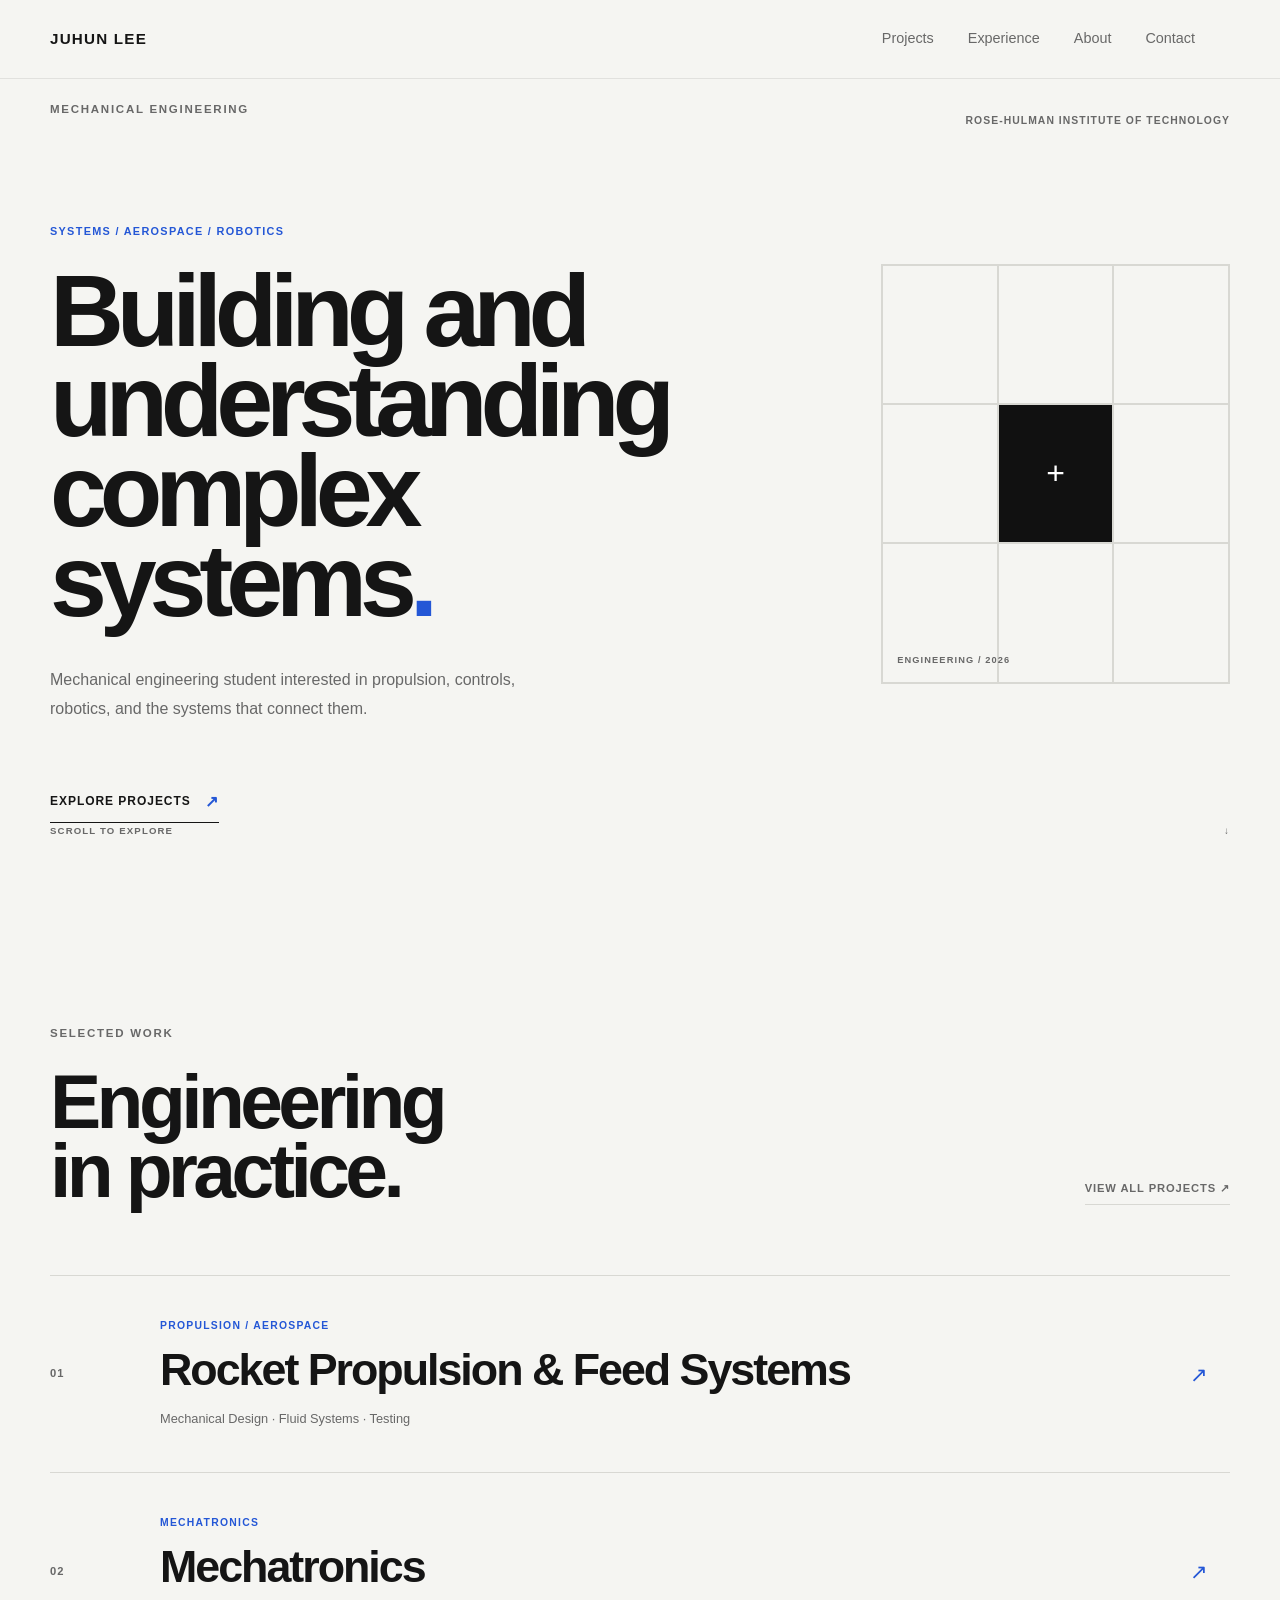
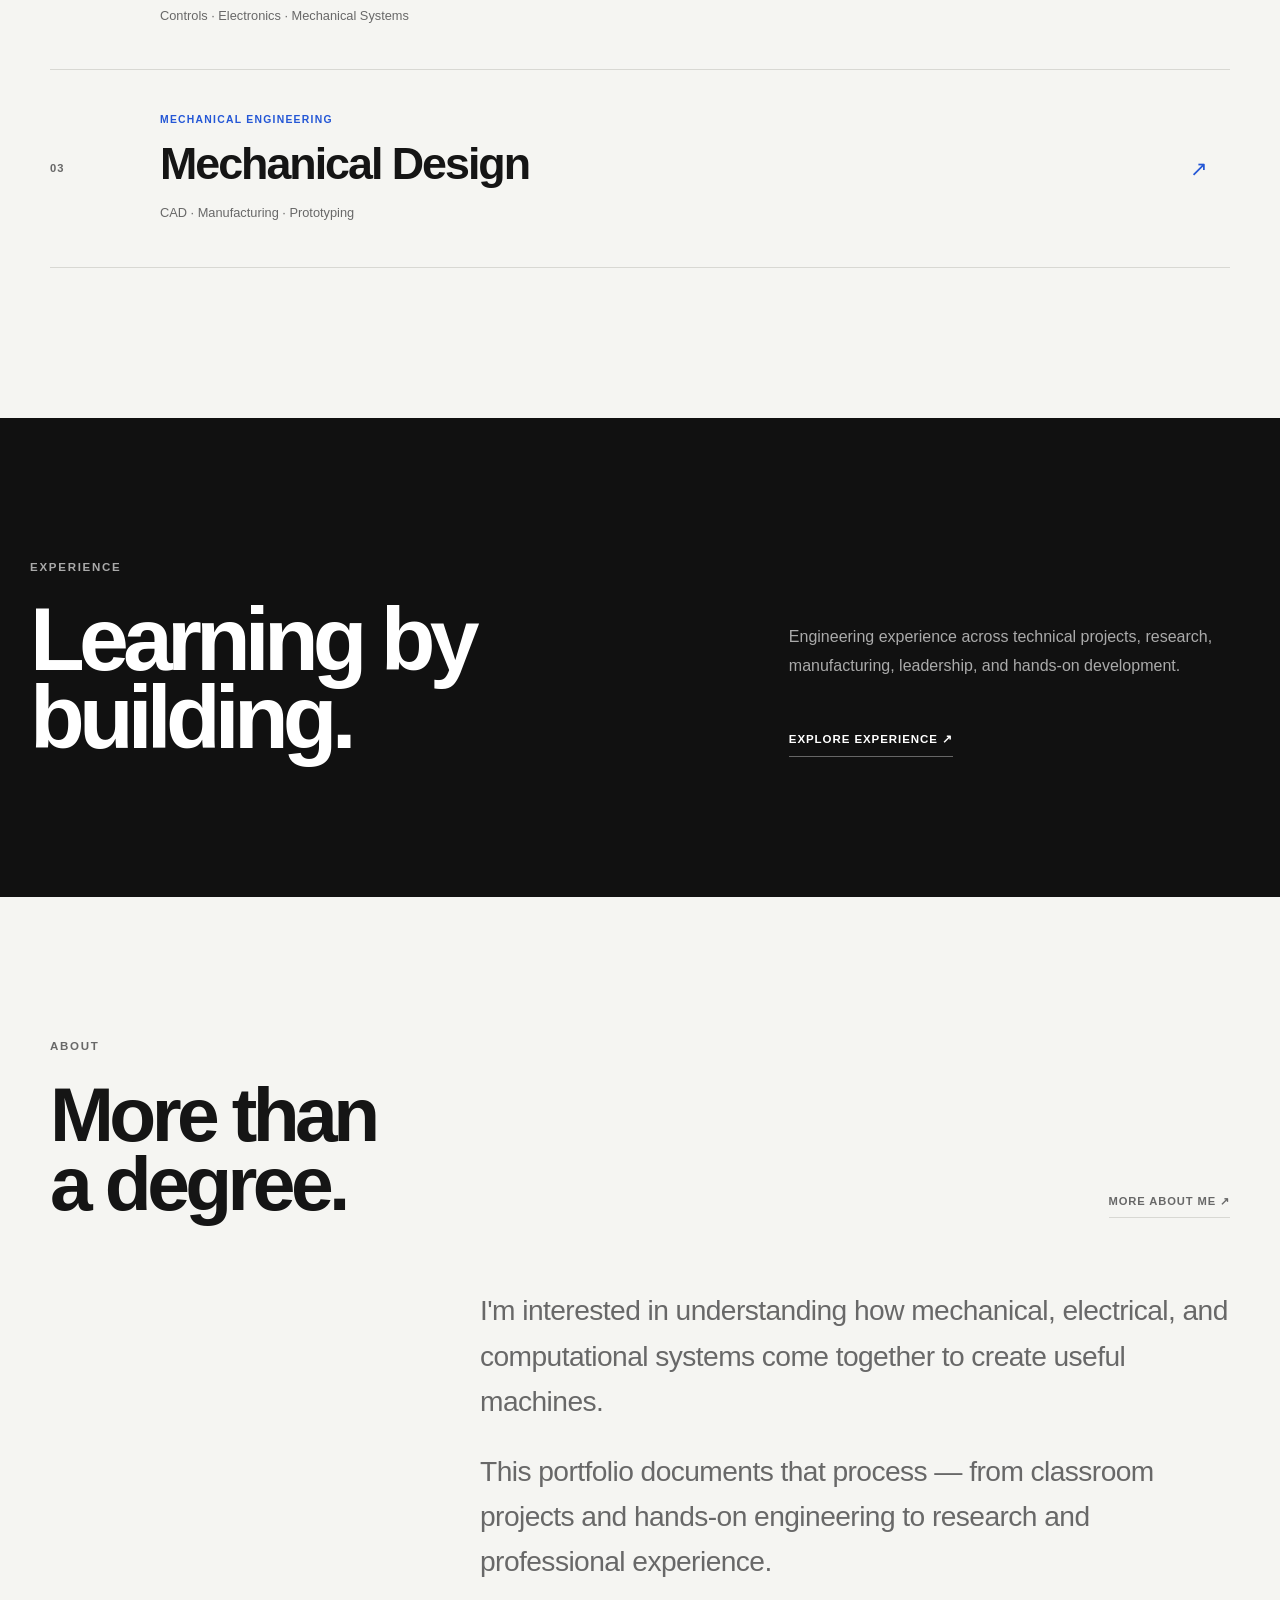
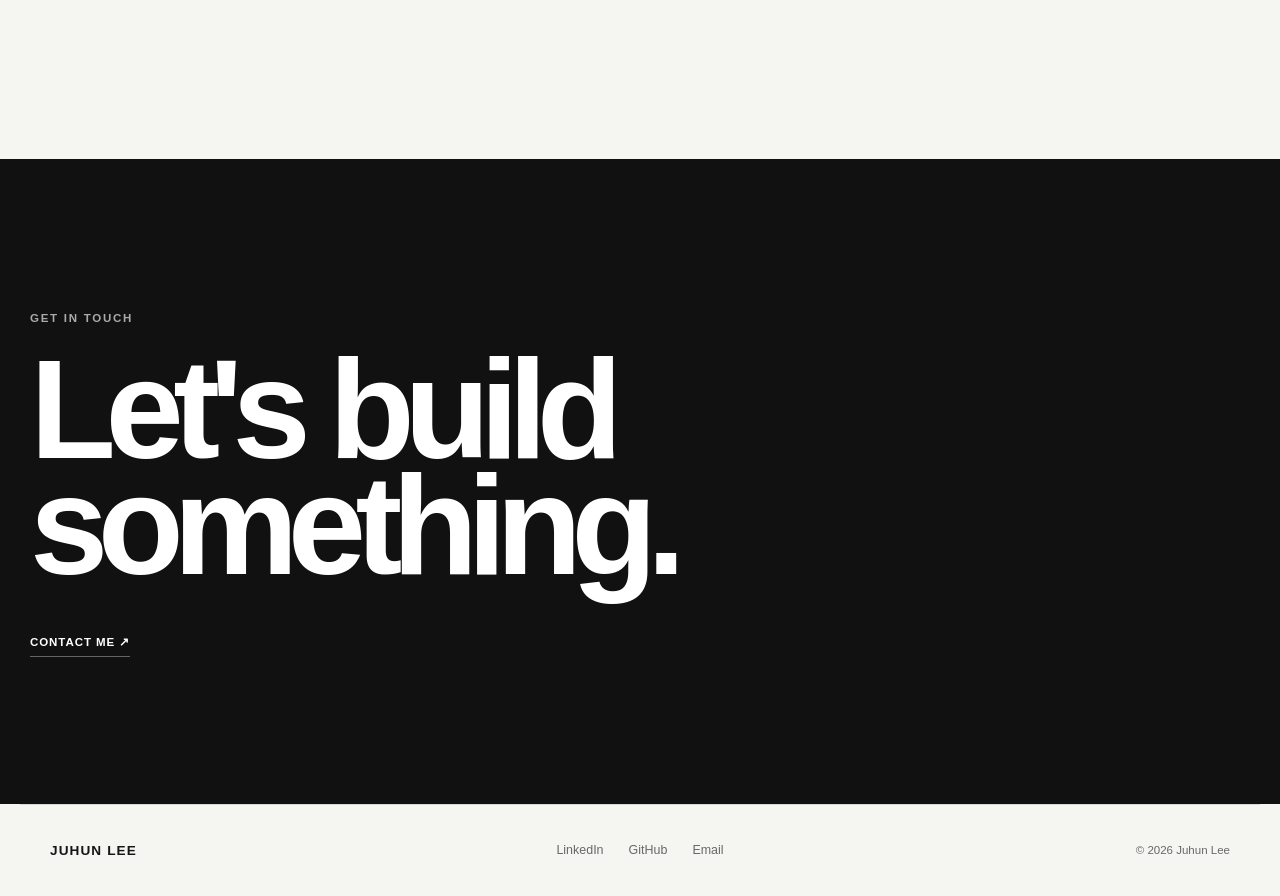
<file: index.html>
<!DOCTYPE html>
<html lang="en">

<head>

    <meta charset="UTF-8">

    <meta
        name="viewport"
        content="width=device-width, initial-scale=1.0"
    >

    <meta
        name="description"
        content="Juhun Lee — Mechanical Engineering, Systems, Aerospace, and Robotics."
    >

    <title>Juhun Lee | Mechanical Engineering</title>

    <link rel="stylesheet" href="css/style.css">

</head>


<body>


    <!-- =====================================
         NAVIGATION
    ====================================== -->

    <header class="site-header">

        <nav class="navbar">

            <a href="index.html" class="logo">
                JUHUN LEE
            </a>


            <div class="nav-links">

                <a href="pages/projects.html">
                    Projects
                </a>

                <a href="pages/experience.html">
                    Experience
                </a>

                <a href="pages/about.html">
                    About
                </a>

                <a href="pages/contact.html">
                    Contact
                </a>

            </div>

        </nav>

    </header>



    <main>


        <!-- =====================================
             HERO
        ====================================== -->

        <section class="home-hero">

    <div class="home-hero-top">

        <p class="eyebrow">
            MECHANICAL ENGINEERING
        </p>

        <p class="hero-location">
            ROSE-HULMAN INSTITUTE OF TECHNOLOGY
        </p>

    </div>


    <div class="home-hero-main">

        <div class="hero-copy">

            <p class="hero-category">
                SYSTEMS / AEROSPACE / ROBOTICS
            </p>

            <h1>
                Building and<br>
                understanding<br>
                complex systems<span>.</span>
            </h1>

            <p class="hero-description">
                Mechanical engineering student interested
                in propulsion, controls, robotics, and the
                systems that connect them.
            </p>

        </div>


        <div class="hero-visual">

            <div class="hero-visual-grid">

                <span></span>
                <span></span>
                <span></span>

                <span></span>
                <span></span>
                <span></span>

                <span></span>
                <span></span>
                <span></span>

            </div>

            <div class="hero-visual-label">
                ENGINEERING / 2026
            </div>

        </div>

    </div>


    <div class="hero-actions">

        <a
            href="pages/projects.html"
            class="primary-link"
        >
            Explore Projects
            <span>↗</span>
        </a>

    </div>


    <div class="hero-scroll">

        <span>
            SCROLL TO EXPLORE
        </span>

        <span>
            ↓
        </span>

    </div>

</section>


        <!-- =====================================
             SELECTED WORK
        ====================================== -->

        <section class="home-projects section">

            <div class="section-heading">

                <div>

                    <p class="eyebrow">
                        SELECTED WORK
                    </p>

                    <h2>
                        Engineering<br>
                        in practice.
                    </h2>

                </div>


                <a
                    href="pages/projects.html"
                    class="section-link"
                >
                    View All Projects ↗
                </a>

            </div>


            <div class="home-project-list">


                <!-- PROJECT 01 -->

                <a
                    href="projects/rocketry.html"
                    class="home-project"
                >

                    <div class="home-project-number">
                        01
                    </div>


                    <div class="home-project-info">

                        <p>
                            PROPULSION / AEROSPACE
                        </p>

                        <h3>
                            Rocket Propulsion
                            & Feed Systems
                        </h3>

                        <span>
                            Mechanical Design ·
                            Fluid Systems · Testing
                        </span>

                    </div>


                    <div class="home-project-arrow">
                        ↗
                    </div>

                </a>



                <!-- PROJECT 02 -->

                <a
                    href="pages/projects.html"
                    class="home-project"
                >

                    <div class="home-project-number">
                        02
                    </div>


                    <div class="home-project-info">

                        <p>
                            MECHATRONICS
                        </p>

                        <h3>
                            Mechatronics
                        </h3>

                        <span>
                            Controls · Electronics ·
                            Mechanical Systems
                        </span>

                    </div>


                    <div class="home-project-arrow">
                        ↗
                    </div>

                </a>



                <!-- PROJECT 03 -->

                <a
                    href="pages/projects.html"
                    class="home-project"
                >

                    <div class="home-project-number">
                        03
                    </div>


                    <div class="home-project-info">

                        <p>
                            MECHANICAL ENGINEERING
                        </p>

                        <h3>
                            Mechanical Design
                        </h3>

                        <span>
                            CAD · Manufacturing ·
                            Prototyping
                        </span>

                    </div>


                    <div class="home-project-arrow">
                        ↗
                    </div>

                </a>


            </div>

        </section>



        <!-- =====================================
             ENGINEERING EXPERIENCE
        ====================================== -->

        <section class="home-experience">

            <div class="home-experience-inner">

                <div>

                    <p class="eyebrow">
                        EXPERIENCE
                    </p>

                    <h2>
                        Learning by
                        building.
                    </h2>

                </div>


                <div class="home-experience-content">

                    <p>
                        Engineering experience across
                        technical projects, research,
                        manufacturing, leadership, and
                        hands-on development.
                    </p>


                    <a
                        href="pages/experience.html"
                        class="text-link"
                    >
                        Explore Experience ↗
                    </a>

                </div>

            </div>

        </section>



        <!-- =====================================
             ABOUT PREVIEW
        ====================================== -->

        <section class="home-about section">

            <div class="section-heading">

                <div>

                    <p class="eyebrow">
                        ABOUT
                    </p>

                    <h2>
                        More than<br>
                        a degree.
                    </h2>

                </div>


                <a
                    href="pages/about.html"
                    class="section-link"
                >
                    More About Me ↗
                </a>

            </div>


            <div class="home-about-content">

                <p>
                    I'm interested in understanding how
                    mechanical, electrical, and computational
                    systems come together to create useful
                    machines.
                </p>


                <p>
                    This portfolio documents that process —
                    from classroom projects and hands-on
                    engineering to research and professional
                    experience.
                </p>

            </div>

        </section>



        <!-- =====================================
             CONTACT CTA
        ====================================== -->

        <section class="home-contact">

            <p class="eyebrow">
                GET IN TOUCH
            </p>

            <h2>
                Let's build<br>
                something.
            </h2>


            <a
                href="pages/contact.html"
                class="contact-cta-link"
            >
                Contact Me ↗
            </a>

        </section>


    </main>



    <!-- =====================================
         FOOTER
    ====================================== -->

    <footer class="footer">

        <div class="footer-name">
            JUHUN LEE
        </div>


        <div class="footer-links">

            <a href="#">
                LinkedIn
            </a>

            <a
                href="https://github.com/leej29"
                target="_blank"
            >
                GitHub
            </a>

            <a href="mailto:YOUR_EMAIL_HERE">
                Email
            </a>

        </div>


        <div class="footer-copy">
            © 2026 Juhun Lee
        </div>

    </footer>



    <script src="js/script.js"></script>

</body>

</html>
</file>
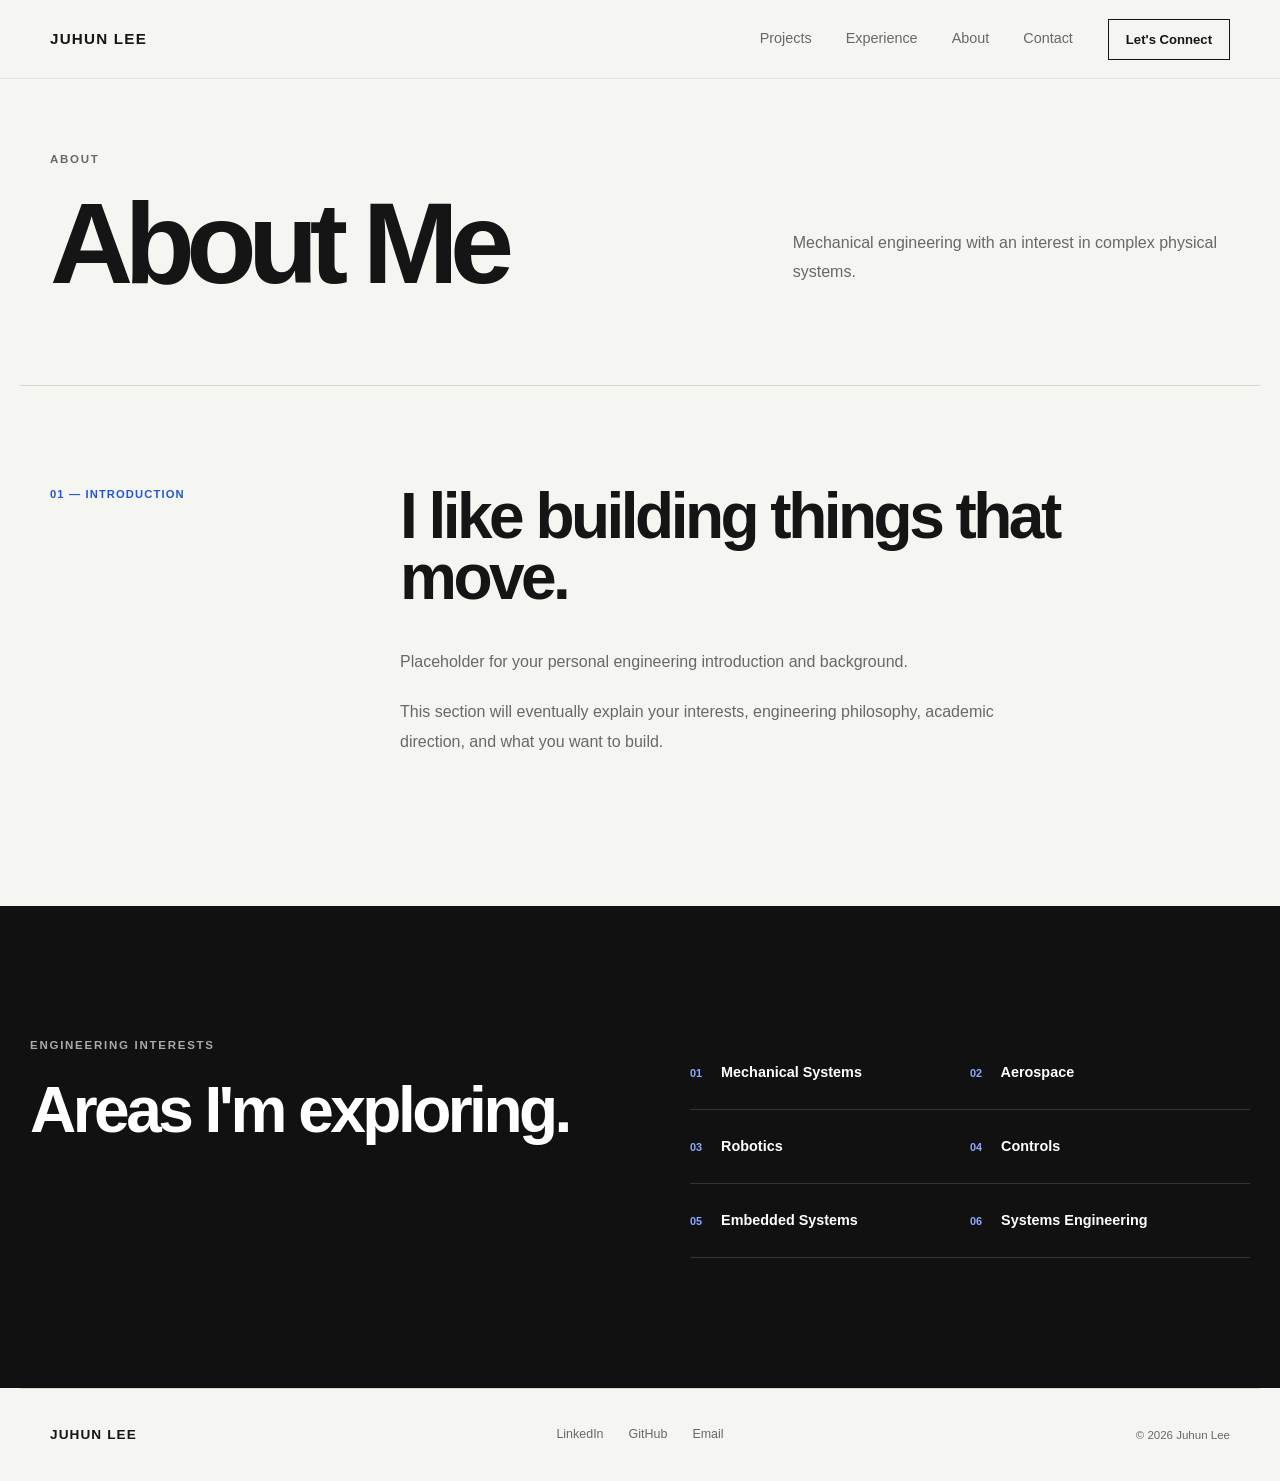
<file: pages/about.html>
<!DOCTYPE html>
<html lang="en">

<head>

    <meta charset="UTF-8">

    <meta
        name="viewport"
        content="width=device-width, initial-scale=1.0"
    >

    <meta
        name="description"
        content="About Juhun Lee, mechanical engineering student and aspiring systems engineer."
    >

    <title>About | Juhun Lee</title>

    <link rel="stylesheet" href="../css/style.css">

</head>


<body>

    <header class="site-header">

        <nav class="navbar">

            <a href="../index.html" class="logo">
                JUHUN LEE
            </a>

            <div class="nav-links">

                <a href="projects.html">
                    Projects
                </a>

                <a href="experience.html">
                    Experience
                </a>

                <a href="about.html">
                    About
                </a>

                <a href="contact.html">
                    Contact
                </a>

            </div>

            <a
                href="contact.html"
                class="nav-button"
            >
                Let's Connect
            </a>

        </nav>

    </header>


    <main>

        <section class="page-hero">

            <div>

                <p class="eyebrow">
                    ABOUT
                </p>

                <h1>
                    About Me
                </h1>

            </div>

            <p class="page-hero-description">

                Mechanical engineering with an interest
                in complex physical systems.

            </p>

        </section>


        <section class="about-introduction">

            <div class="about-label">
                01 — INTRODUCTION
            </div>

            <div class="about-body">

                <h2>
                    I like building things
                    that move.
                </h2>

                <p>
                    Placeholder for your personal engineering
                    introduction and background.
                </p>

                <p>
                    This section will eventually explain your
                    interests, engineering philosophy, academic
                    direction, and what you want to build.
                </p>

            </div>

        </section>


        <section class="about-skills">

            <div>

                <p class="eyebrow">
                    ENGINEERING INTERESTS
                </p>

                <h2>
                    Areas I'm
                    exploring.
                </h2>

            </div>


            <div class="interest-list">

                <div>
                    <span>01</span>
                    Mechanical Systems
                </div>

                <div>
                    <span>02</span>
                    Aerospace
                </div>

                <div>
                    <span>03</span>
                    Robotics
                </div>

                <div>
                    <span>04</span>
                    Controls
                </div>

                <div>
                    <span>05</span>
                    Embedded Systems
                </div>

                <div>
                    <span>06</span>
                    Systems Engineering
                </div>

            </div>

        </section>


    </main>


    <footer class="footer">

        <div class="footer-name">
            JUHUN LEE
        </div>

        <div class="footer-links">

            <a href="#">
                LinkedIn
            </a>

            <a
                href="https://github.com/leej29"
                target="_blank"
            >
                GitHub
            </a>

            <a href="mailto:YOUR_EMAIL_HERE">
                Email
            </a>

        </div>

        <div class="footer-copy">
            © 2026 Juhun Lee
        </div>

    </footer>


    <script src="../js/script.js"></script>

</body>

</html>
</file>
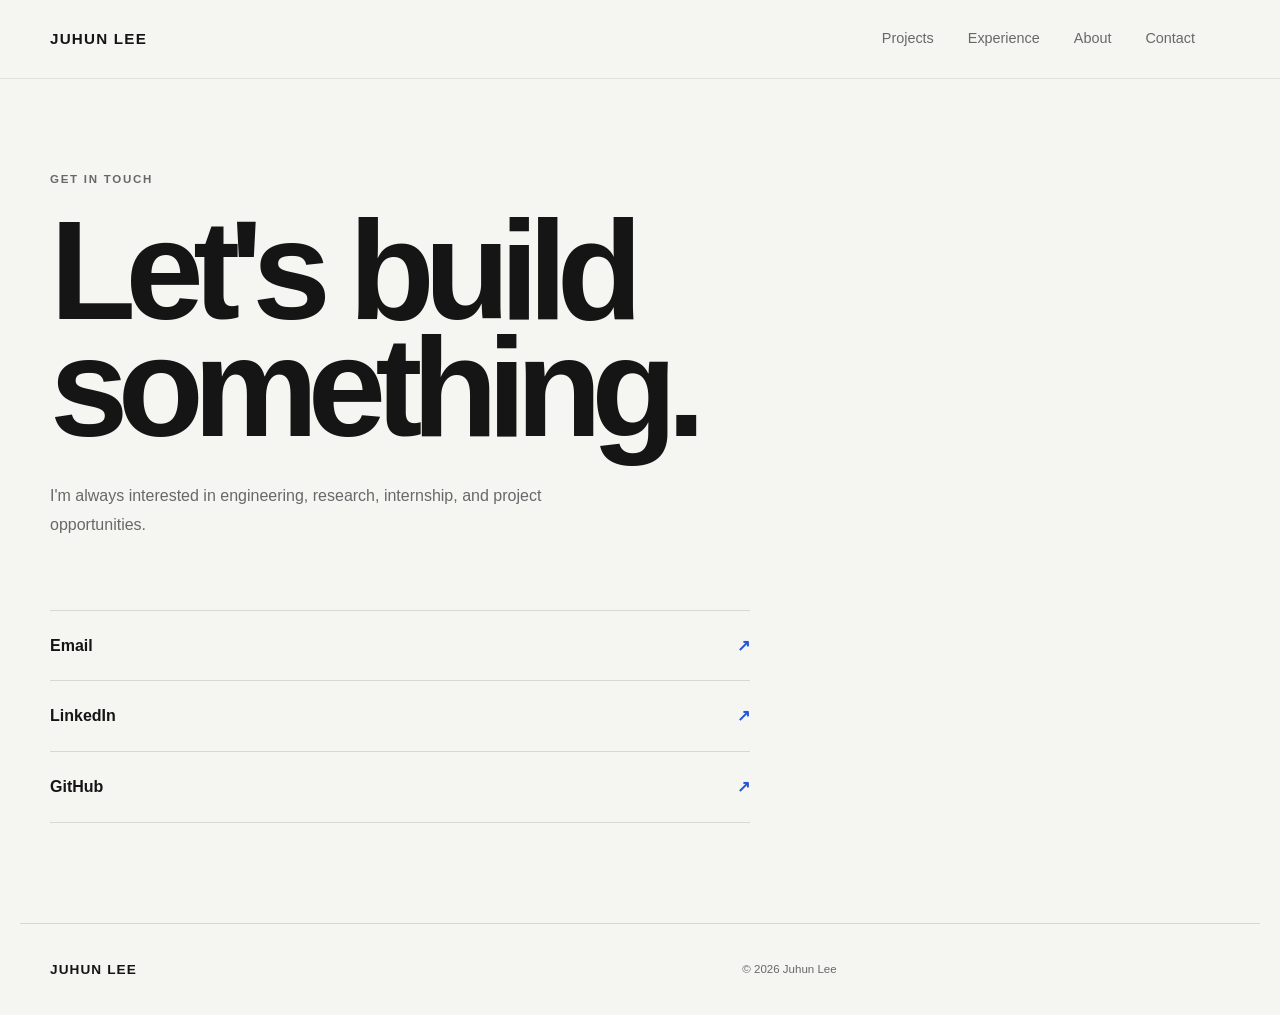
<file: pages/contact.html>
<!DOCTYPE html>
<html lang="en">

<head>

    <meta charset="UTF-8">

    <meta
        name="viewport"
        content="width=device-width, initial-scale=1.0"
    >

    <meta
        name="description"
        content="Contact Juhun Lee."
    >

    <title>Contact | Juhun Lee</title>

    <link rel="stylesheet" href="../css/style.css">

</head>


<body>

    <header class="site-header">

        <nav class="navbar">

            <a href="../index.html" class="logo">
                JUHUN LEE
            </a>

            <div class="nav-links">

                <a href="projects.html">
                    Projects
                </a>

                <a href="experience.html">
                    Experience
                </a>

                <a href="about.html">
                    About
                </a>

                <a href="contact.html">
                    Contact
                </a>

            </div>

        </nav>

    </header>


    <main>

        <section class="contact-page">

            <p class="eyebrow">
                GET IN TOUCH
            </p>

            <h1>
                Let's build
                something.
            </h1>

            <p class="contact-description">

                I'm always interested in engineering,
                research, internship, and project
                opportunities.

            </p>


            <div class="contact-links">

                <a href="mailto:YOUR_EMAIL_HERE">
                    Email
                    <span>↗</span>
                </a>

                <a href="#" target="_blank">
                    LinkedIn
                    <span>↗</span>
                </a>

                <a
                    href="https://github.com/leej29"
                    target="_blank"
                >
                    GitHub
                    <span>↗</span>
                </a>

            </div>

        </section>

    </main>


    <footer class="footer">

        <div class="footer-name">
            JUHUN LEE
        </div>

        <div class="footer-copy">
            © 2026 Juhun Lee
        </div>

    </footer>


    <script src="../js/script.js"></script>

</body>

</html>
</file>
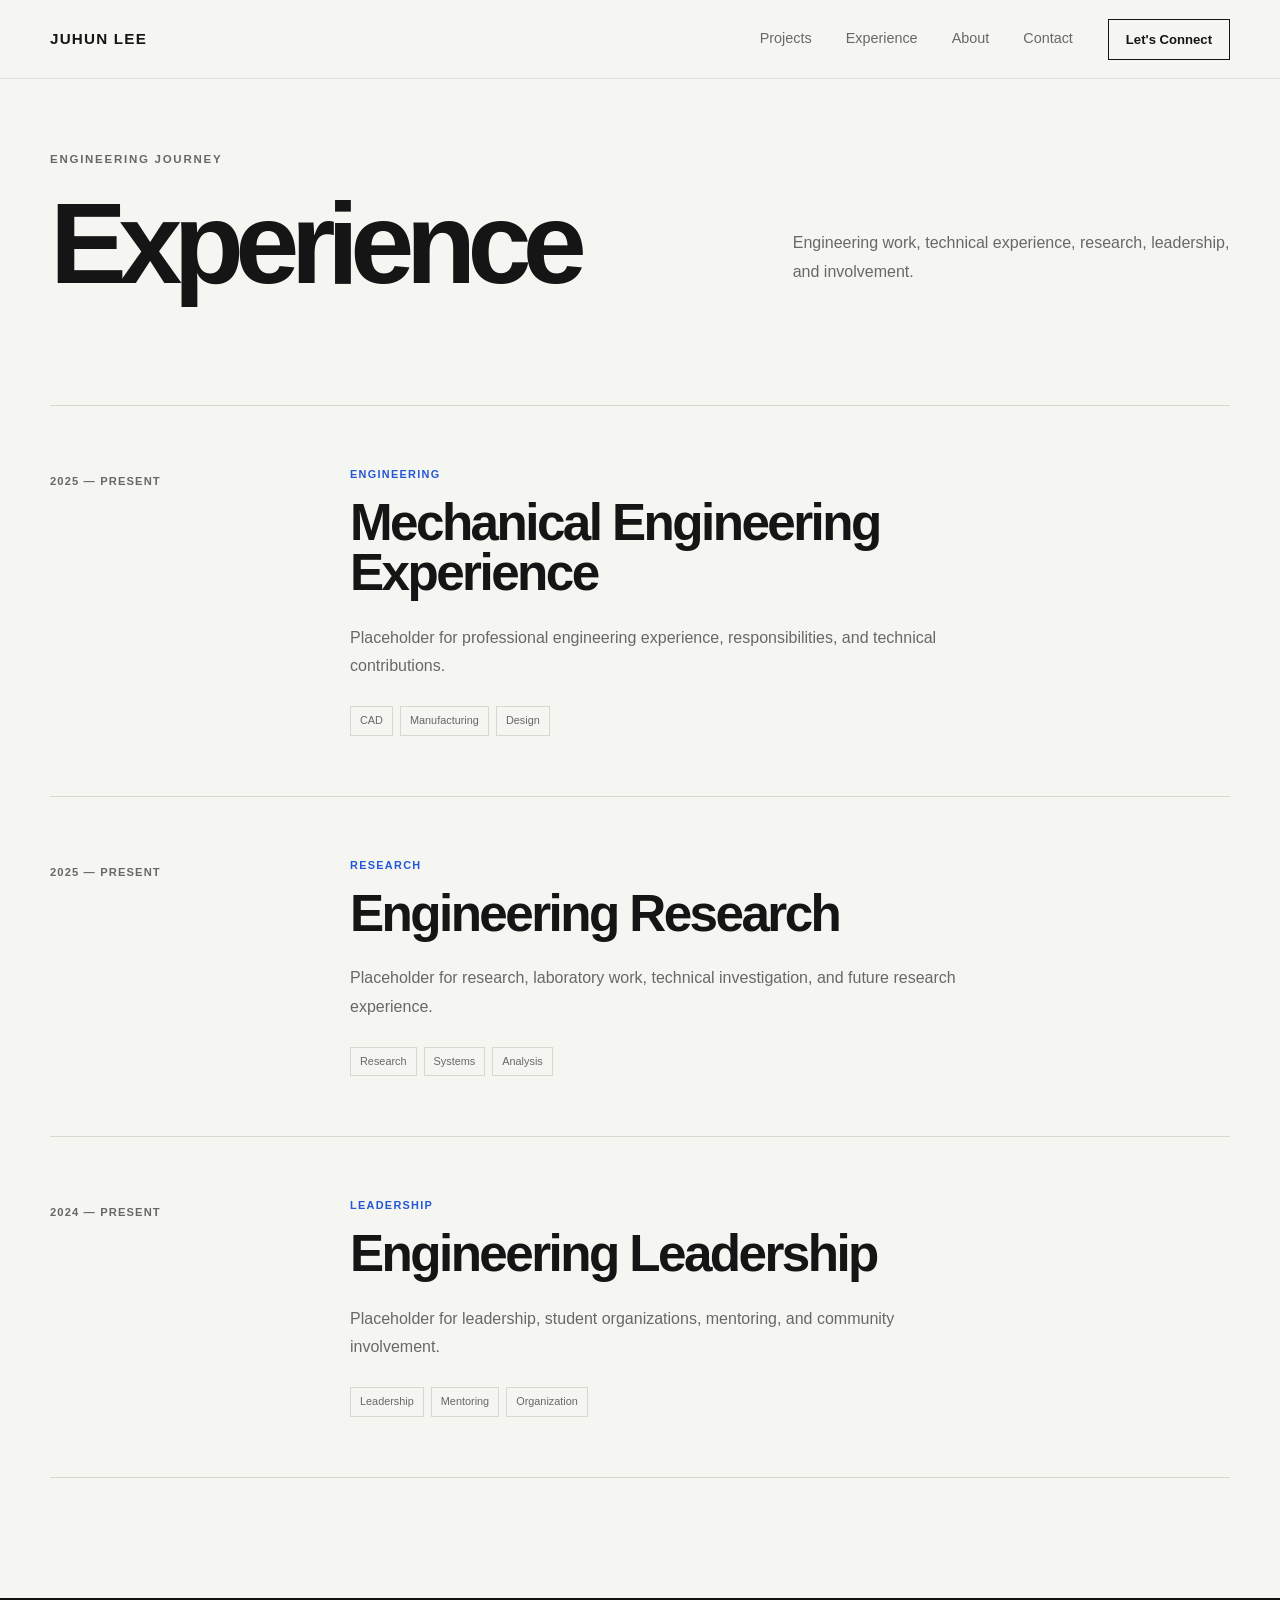
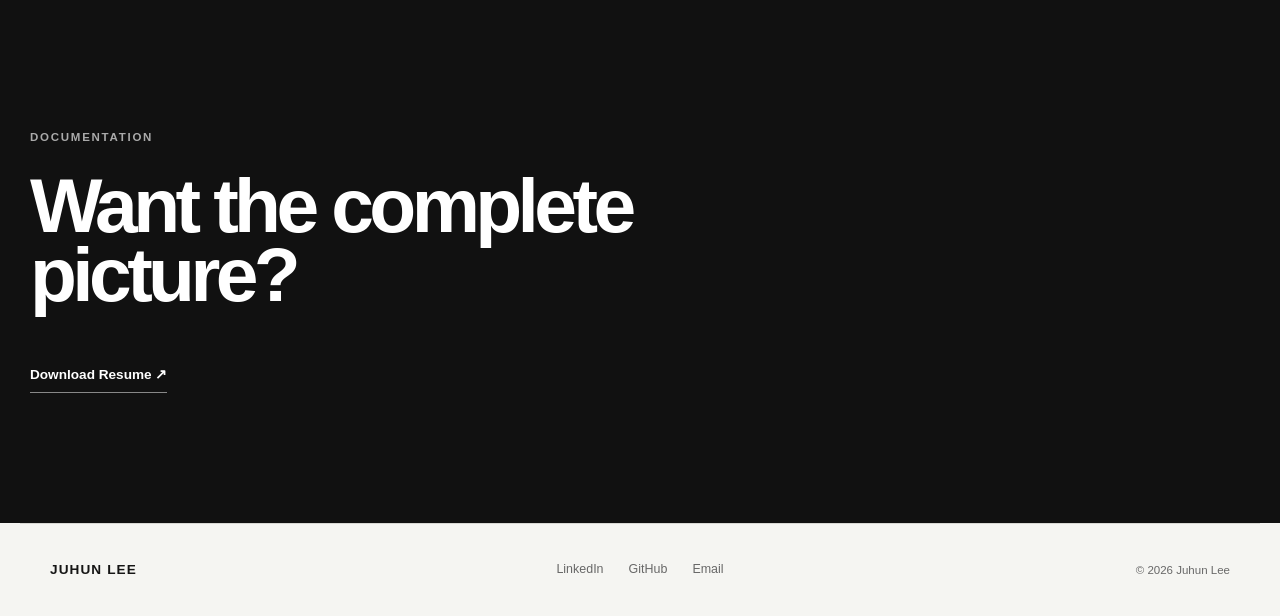
<file: pages/experience.html>
<!DOCTYPE html>
<html lang="en">

<head>

    <meta charset="UTF-8">

    <meta
        name="viewport"
        content="width=device-width, initial-scale=1.0"
    >

    <meta
        name="description"
        content="Engineering experience and involvement by Juhun Lee."
    >

    <title>Experience | Juhun Lee</title>

    <link rel="stylesheet" href="../css/style.css">

</head>


<body>

    <!-- =========================
         NAVIGATION
    ========================== -->

    <header class="site-header">

        <nav class="navbar">

            <a href="../index.html" class="logo">
                JUHUN LEE
            </a>

            <div class="nav-links">

                <a href="projects.html">
                    Projects
                </a>

                <a href="experience.html">
                    Experience
                </a>

                <a href="about.html">
                    About
                </a>

                <a href="contact.html">
                    Contact
                </a>

            </div>

            <a
                href="contact.html"
                class="nav-button"
            >
                Let's Connect
            </a>

        </nav>

    </header>


    <main>

        <!-- =========================
             HERO
        ========================== -->

        <section class="page-hero">

            <div>

                <p class="eyebrow">
                    ENGINEERING JOURNEY
                </p>

                <h1>
                    Experience
                </h1>

            </div>

            <p class="page-hero-description">

                Engineering work, technical experience,
                research, leadership, and involvement.

            </p>

        </section>


        <!-- =========================
             EXPERIENCE TIMELINE
        ========================== -->

        <section class="experience-page">

            <div class="experience-list">


                <!-- EXPERIENCE 01 -->

                <article class="experience-item">

                    <div class="experience-date">
                        2025 — PRESENT
                    </div>

                    <div class="experience-main">

                        <p class="experience-type">
                            ENGINEERING
                        </p>

                        <h2>
                            Mechanical Engineering
                            Experience
                        </h2>

                        <p>
                            Placeholder for professional
                            engineering experience,
                            responsibilities, and technical
                            contributions.
                        </p>

                        <div class="tags">

                            <span>CAD</span>
                            <span>Manufacturing</span>
                            <span>Design</span>

                        </div>

                    </div>

                </article>


                <!-- EXPERIENCE 02 -->

                <article class="experience-item">

                    <div class="experience-date">
                        2025 — PRESENT
                    </div>

                    <div class="experience-main">

                        <p class="experience-type">
                            RESEARCH
                        </p>

                        <h2>
                            Engineering Research
                        </h2>

                        <p>
                            Placeholder for research,
                            laboratory work, technical
                            investigation, and future
                            research experience.
                        </p>

                        <div class="tags">

                            <span>Research</span>
                            <span>Systems</span>
                            <span>Analysis</span>

                        </div>

                    </div>

                </article>


                <!-- EXPERIENCE 03 -->

                <article class="experience-item">

                    <div class="experience-date">
                        2024 — PRESENT
                    </div>

                    <div class="experience-main">

                        <p class="experience-type">
                            LEADERSHIP
                        </p>

                        <h2>
                            Engineering Leadership
                        </h2>

                        <p>
                            Placeholder for leadership,
                            student organizations,
                            mentoring, and community
                            involvement.
                        </p>

                        <div class="tags">

                            <span>Leadership</span>
                            <span>Mentoring</span>
                            <span>Organization</span>

                        </div>

                    </div>

                </article>


            </div>

        </section>


        <!-- =========================
             RESUME CTA
        ========================== -->

        <section class="dark-cta">

            <p class="eyebrow">
                DOCUMENTATION
            </p>

            <h2>
                Want the complete
                picture?
            </h2>

            <a
                href="contact.html"
                class="text-link"
            >
                Download Resume ↗
            </a>

        </section>

    </main>


    <footer class="footer">

        <div class="footer-name">
            JUHUN LEE
        </div>

        <div class="footer-links">

            <a href="#">
                LinkedIn
            </a>

            <a
                href="https://github.com/leej29"
                target="_blank"
            >
                GitHub
            </a>

            <a href="mailto:YOUR_EMAIL_HERE">
                Email
            </a>

        </div>

        <div class="footer-copy">
            © 2026 Juhun Lee
        </div>

    </footer>


    <script src="../js/script.js"></script>

</body>

</html>
</file>
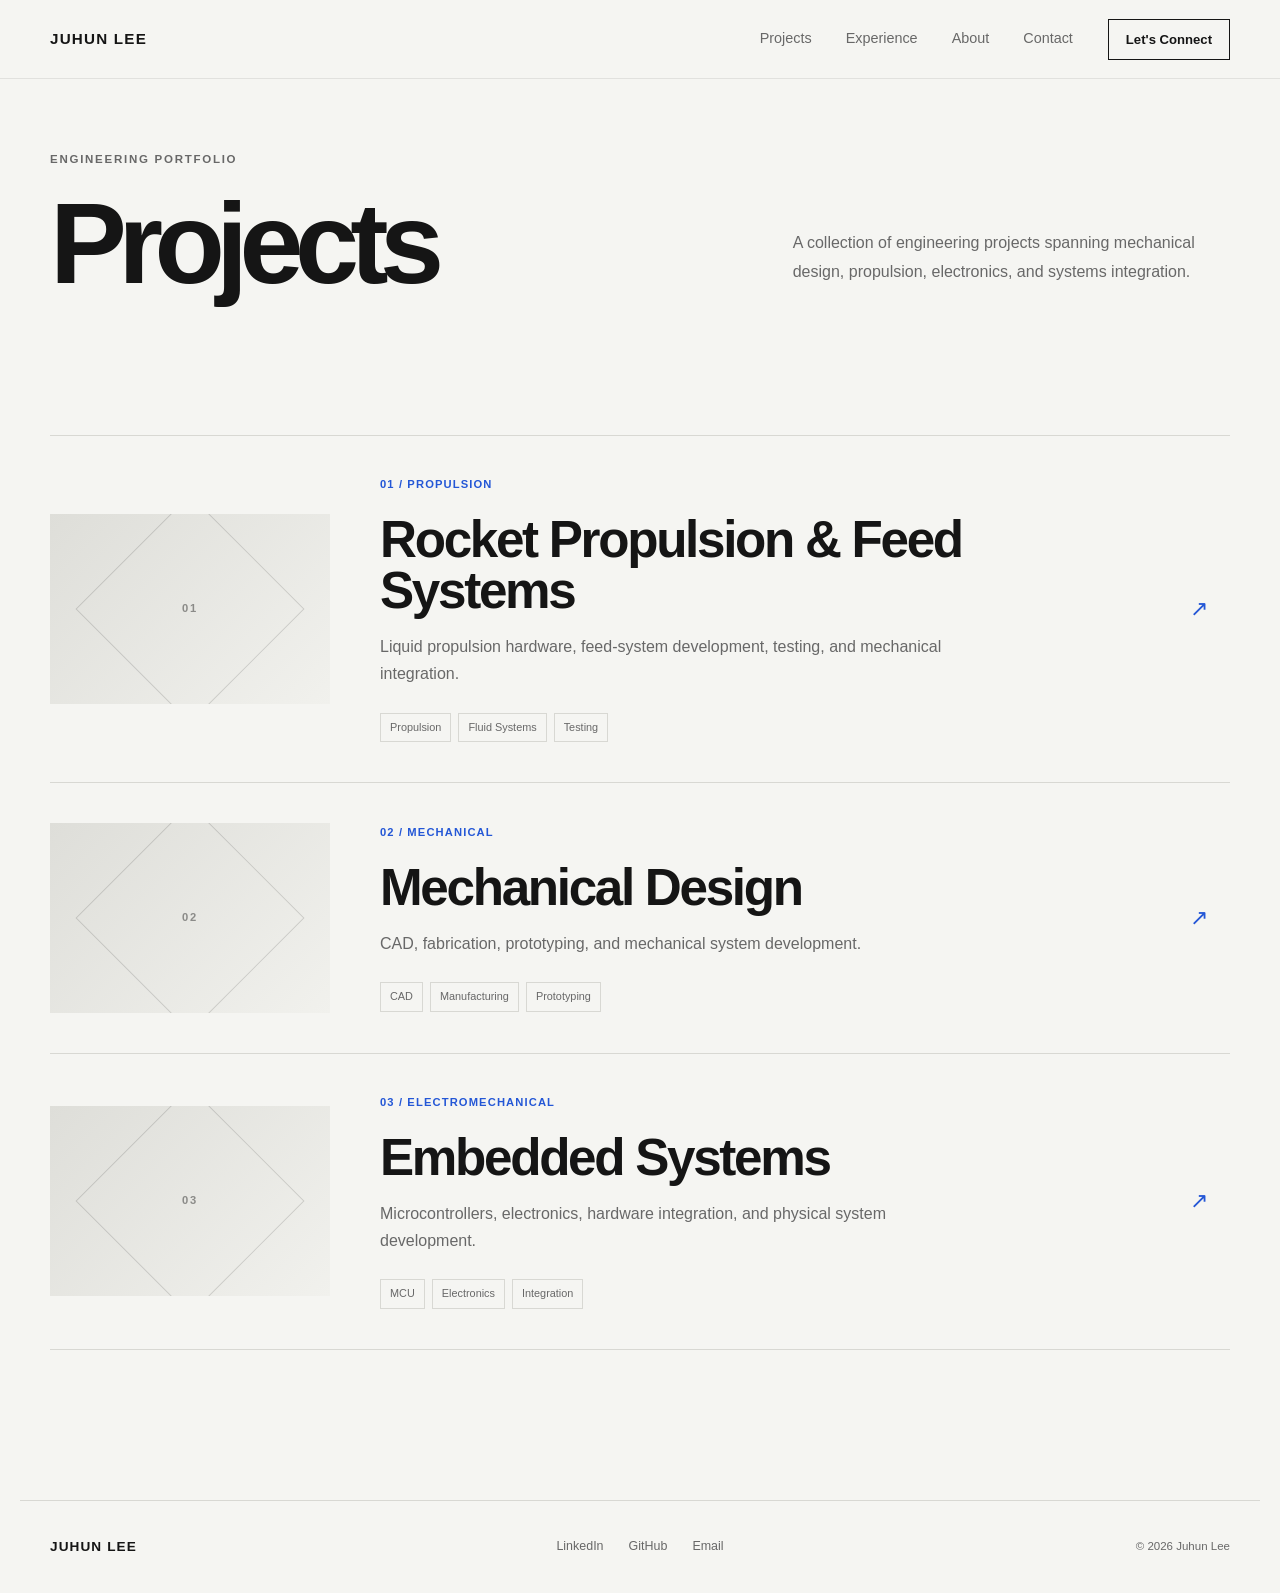
<file: pages/projects.html>
<!DOCTYPE html>
<html lang="en">

<head>

    <meta charset="UTF-8">

    <meta
        name="viewport"
        content="width=device-width, initial-scale=1.0"
    >

    <meta
        name="description"
        content="Engineering projects by Juhun Lee."
    >

    <title>Projects | Juhun Lee</title>

    <link rel="stylesheet" href="../css/style.css">

</head>


<body>

    <!-- =========================
         NAVIGATION
    ========================== -->

    <header class="site-header">

        <nav class="navbar">

            <a href="../index.html" class="logo">
                JUHUN LEE
            </a>


            <div class="nav-links">

                <a href="projects.html">
                    Projects
                </a>

                <a href="../index.html#experience">
                    Experience
                </a>

                <a href="../index.html#about">
                    About
                </a>

                <a href="../index.html#contact">
                    Contact
                </a>

            </div>


            <a
                href="../index.html#contact"
                class="nav-button"
            >
                Let's Connect
            </a>

        </nav>

    </header>


    <main>

        <!-- =========================
             PAGE HERO
        ========================== -->

        <section class="page-hero">

            <div>

                <p class="eyebrow">
                    ENGINEERING PORTFOLIO
                </p>

                <h1>
                    Projects
                </h1>

            </div>


            <p class="page-hero-description">

                A collection of engineering projects spanning
                mechanical design, propulsion, electronics,
                and systems integration.

            </p>

        </section>


        <!-- =========================
             PROJECT LIST
        ========================== -->

        <section class="section projects-page">

            <div class="project-list">


                <!-- PROJECT 01 -->

                <a
                    href="../projects/rocketry.html"
                    class="project-list-item"
                >

                    <div class="project-list-image">
                        <span>01</span>
                    </div>


                    <div class="project-list-content">

                        <p class="project-number">
                            01 / PROPULSION
                        </p>

                        <h2>
                            Rocket Propulsion
                            & Feed Systems
                        </h2>

                        <p>
                            Liquid propulsion hardware,
                            feed-system development,
                            testing, and mechanical integration.
                        </p>


                        <div class="tags">

                            <span>
                                Propulsion
                            </span>

                            <span>
                                Fluid Systems
                            </span>

                            <span>
                                Testing
                            </span>

                        </div>

                    </div>


                    <div class="project-list-arrow">
                        ↗
                    </div>

                </a>


                <!-- PROJECT 02 -->

                <a
                    href="#"
                    class="project-list-item"
                >

                    <div class="project-list-image">
                        <span>02</span>
                    </div>


                    <div class="project-list-content">

                        <p class="project-number">
                            02 / MECHANICAL
                        </p>

                        <h2>
                            Mechanical Design
                        </h2>

                        <p>
                            CAD, fabrication, prototyping,
                            and mechanical system development.
                        </p>


                        <div class="tags">

                            <span>
                                CAD
                            </span>

                            <span>
                                Manufacturing
                            </span>

                            <span>
                                Prototyping
                            </span>

                        </div>

                    </div>


                    <div class="project-list-arrow">
                        ↗
                    </div>

                </a>


                <!-- PROJECT 03 -->

                <a
                    href="#"
                    class="project-list-item"
                >

                    <div class="project-list-image">
                        <span>03</span>
                    </div>


                    <div class="project-list-content">

                        <p class="project-number">
                            03 / ELECTROMECHANICAL
                        </p>

                        <h2>
                            Embedded Systems
                        </h2>

                        <p>
                            Microcontrollers, electronics,
                            hardware integration, and physical
                            system development.
                        </p>


                        <div class="tags">

                            <span>
                                MCU
                            </span>

                            <span>
                                Electronics
                            </span>

                            <span>
                                Integration
                            </span>

                        </div>

                    </div>


                    <div class="project-list-arrow">
                        ↗
                    </div>

                </a>


            </div>

        </section>

    </main>


    <!-- =========================
         FOOTER
    ========================== -->

    <footer class="footer">

        <div class="footer-name">
            JUHUN LEE
        </div>


        <div class="footer-links">

            <a href="#" target="_blank">
                LinkedIn
            </a>

            <a
                href="https://github.com/leej29"
                target="_blank"
            >
                GitHub
            </a>

            <a href="mailto:YOUR_EMAIL_HERE">
                Email
            </a>

        </div>


        <div class="footer-copy">
            © 2026 Juhun Lee
        </div>

    </footer>


    <script src="../js/script.js"></script>

</body>

</html>
</file>
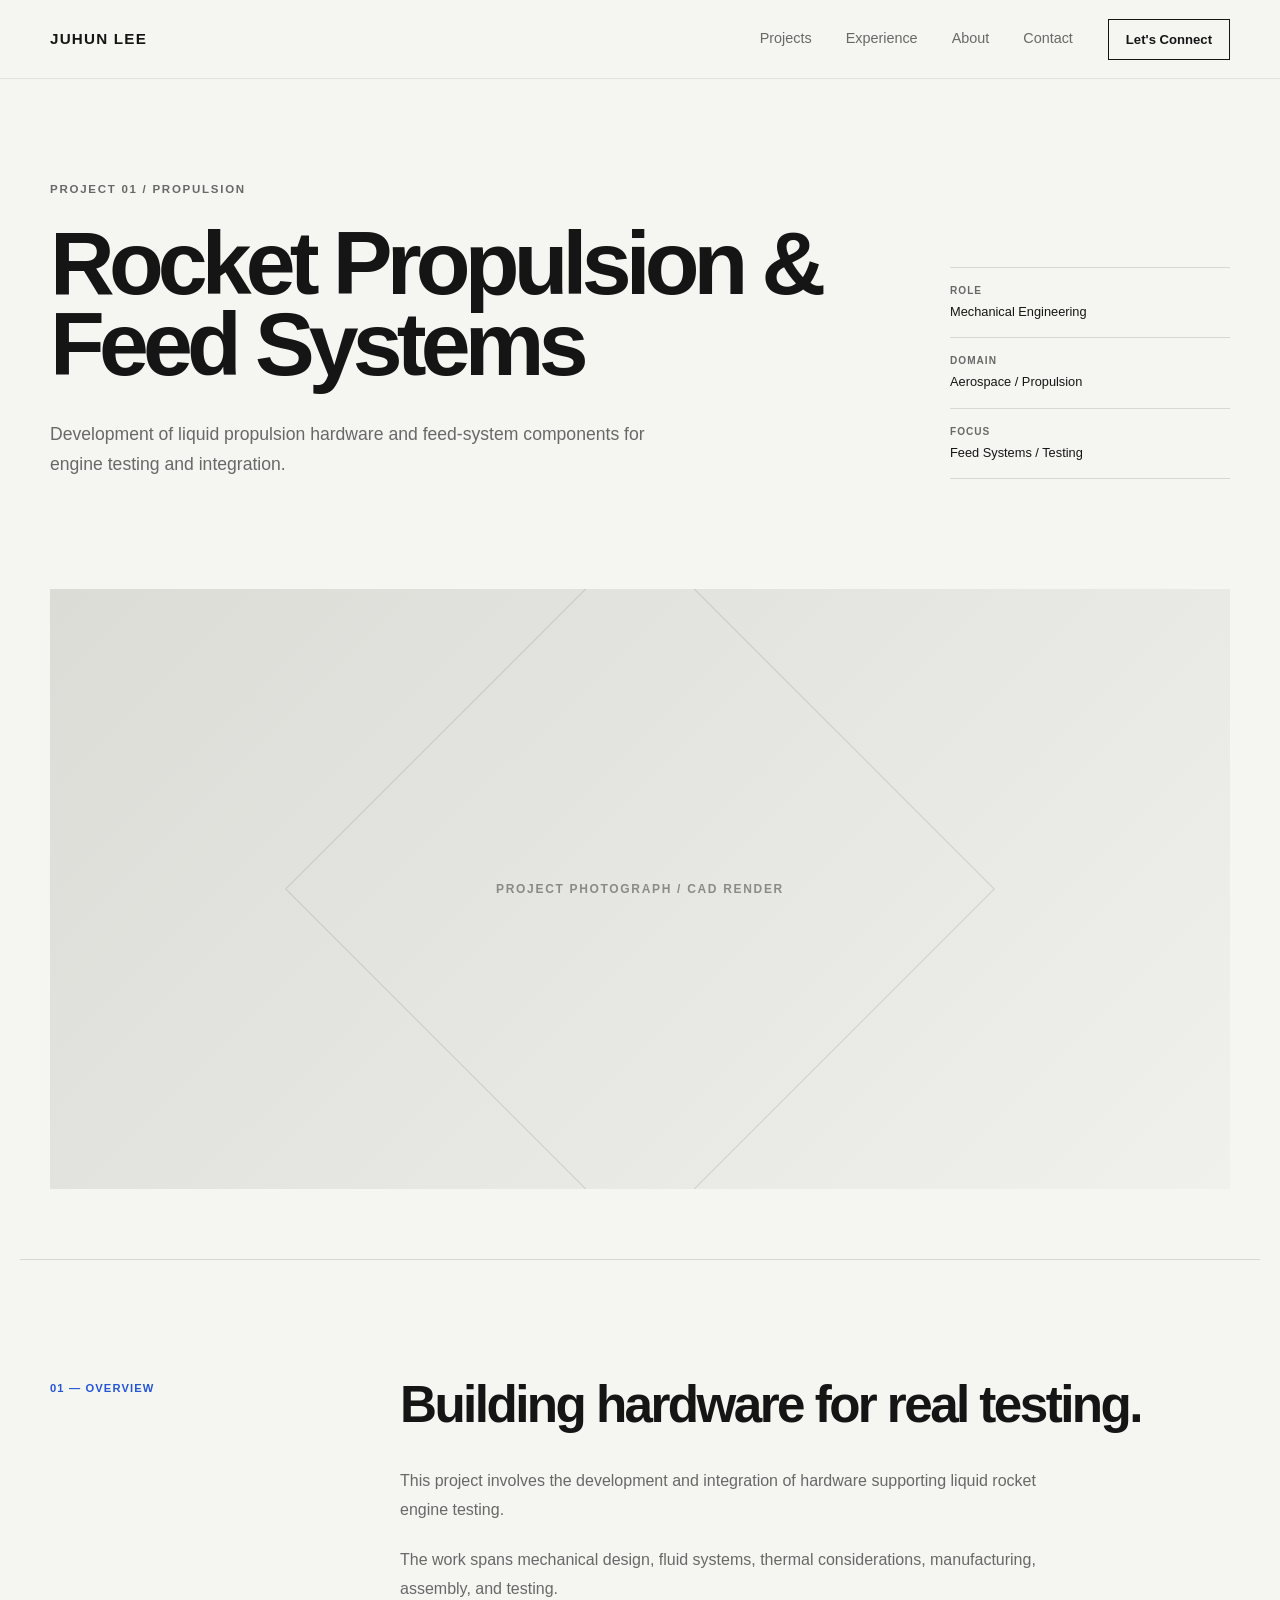
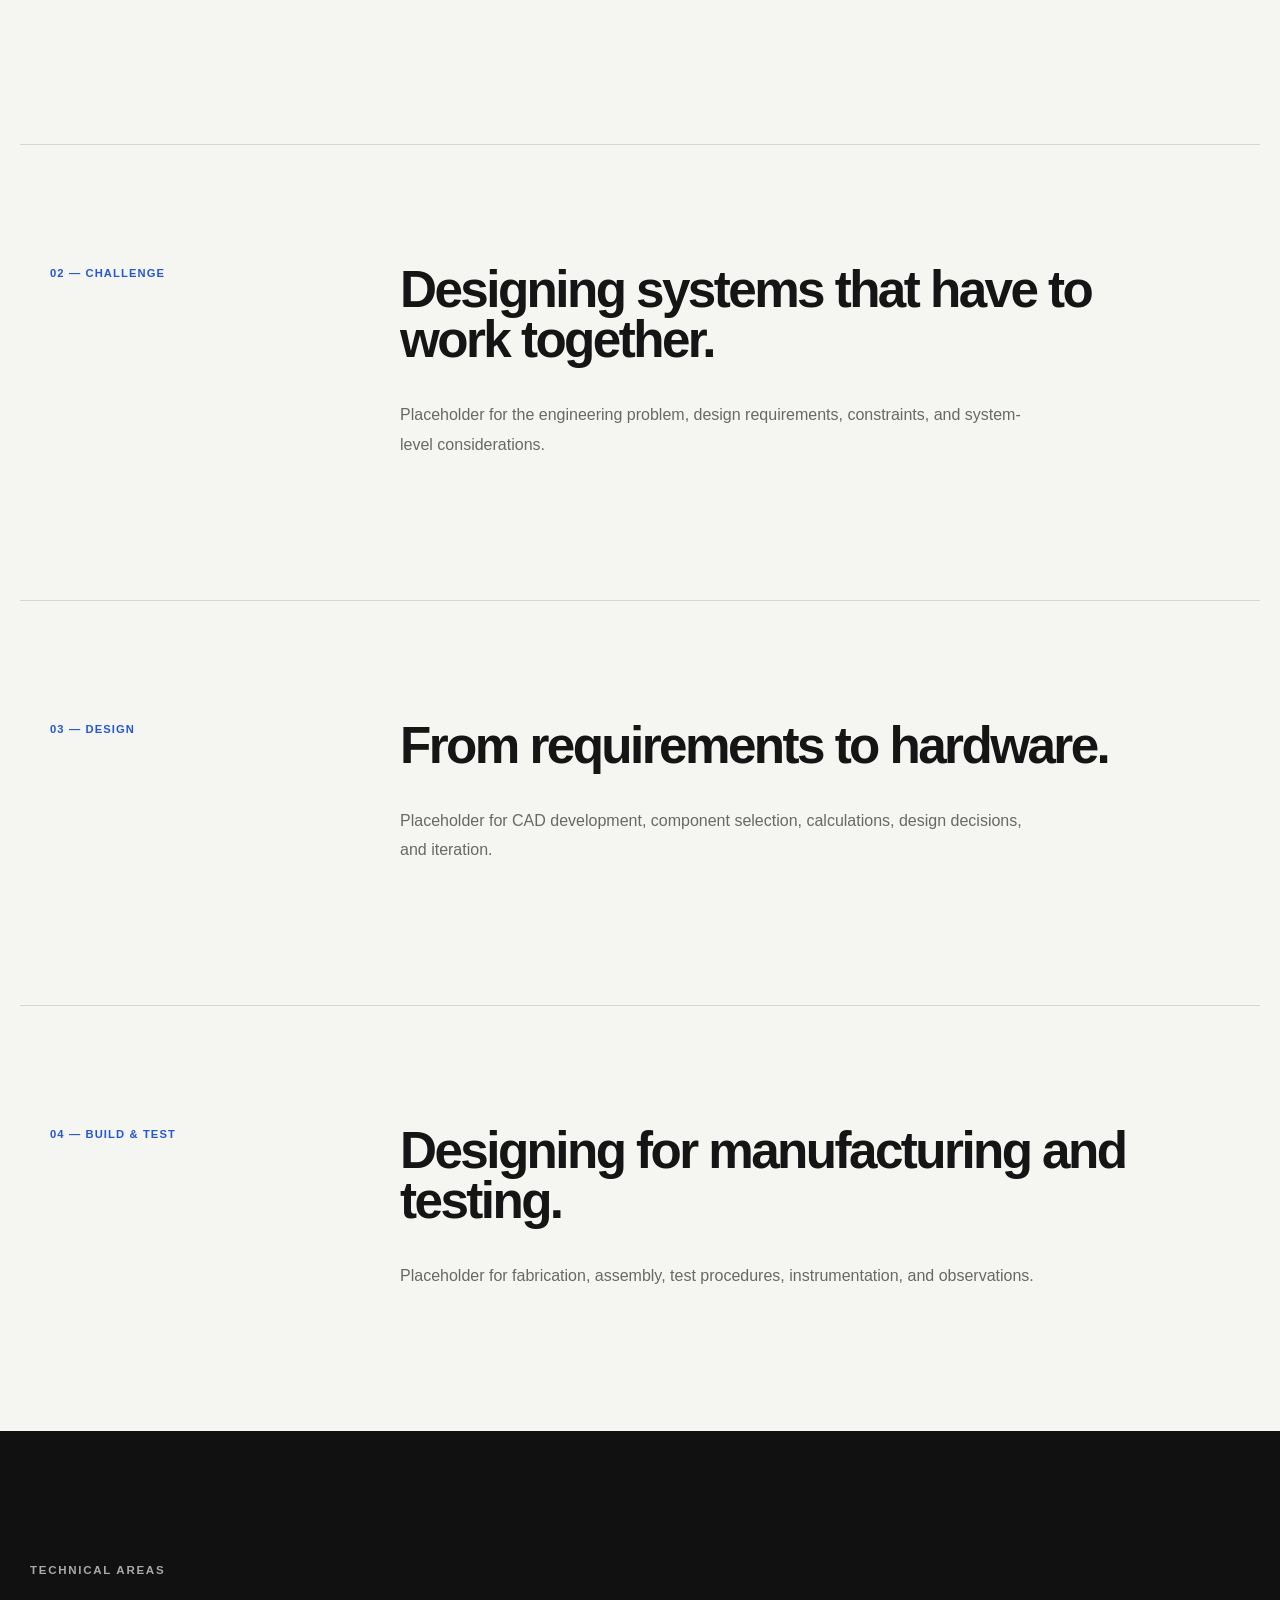
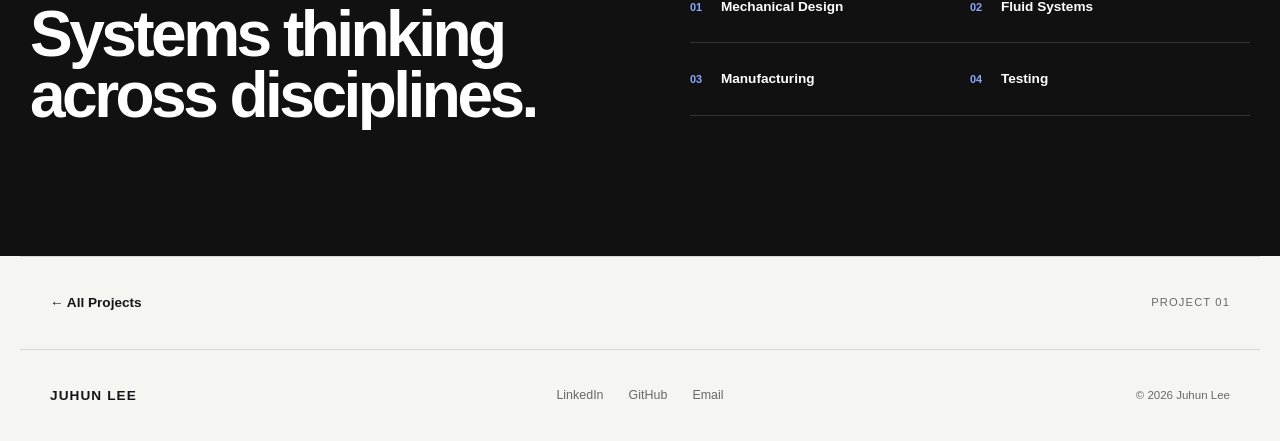
<file: projects/rocketry.html>
<!DOCTYPE html>
<html lang="en">

<head>

    <meta charset="UTF-8">

    <meta
        name="viewport"
        content="width=device-width, initial-scale=1.0"
    >

    <meta
        name="description"
        content="Rocket propulsion and feed-system engineering project by Juhun Lee."
    >

    <title>Rocket Propulsion | Juhun Lee</title>

    <link rel="stylesheet" href="../css/style.css">

</head>


<body>


    <!-- =========================
         NAVIGATION
    ========================== -->

    <header class="site-header">

        <nav class="navbar">

            <a href="../index.html" class="logo">
                JUHUN LEE
            </a>


            <div class="nav-links">

                <a href="../pages/projects.html">
                    Projects
                </a>

                <a href="../index.html#experience">
                    Experience
                </a>

                <a href="../index.html#about">
                    About
                </a>

                <a href="../index.html#contact">
                    Contact
                </a>

            </div>


            <a
                href="../index.html#contact"
                class="nav-button"
            >
                Let's Connect
            </a>

        </nav>

    </header>


    <main>


        <!-- =========================
             PROJECT HERO
        ========================== -->

        <section class="project-detail-hero">

            <div>

                <p class="eyebrow">
                    PROJECT 01 / PROPULSION
                </p>

                <h1>
                    Rocket Propulsion
                    & Feed Systems
                </h1>

                <p class="project-detail-summary">

                    Development of liquid propulsion hardware
                    and feed-system components for engine
                    testing and integration.

                </p>

            </div>


            <div class="project-meta">

                <div>
                    <span>ROLE</span>
                    Mechanical Engineering
                </div>

                <div>
                    <span>DOMAIN</span>
                    Aerospace / Propulsion
                </div>

                <div>
                    <span>FOCUS</span>
                    Feed Systems / Testing
                </div>

            </div>

        </section>


        <!-- =========================
             HERO IMAGE
        ========================== -->

        <section class="project-hero-image">

            <div class="project-image-placeholder">

                <span>
                    PROJECT PHOTOGRAPH / CAD RENDER
                </span>

            </div>

        </section>


        <!-- =========================
             OVERVIEW
        ========================== -->

        <section class="project-detail-section">

            <div class="project-detail-label">
                01 — OVERVIEW
            </div>


            <div class="project-detail-body">

                <h2>
                    Building hardware
                    for real testing.
                </h2>

                <p>
                    This project involves the development
                    and integration of hardware supporting
                    liquid rocket engine testing.
                </p>

                <p>
                    The work spans mechanical design,
                    fluid systems, thermal considerations,
                    manufacturing, assembly, and testing.
                </p>

            </div>

        </section>


        <!-- =========================
             ENGINEERING CHALLENGE
        ========================== -->

        <section class="project-detail-section">

            <div class="project-detail-label">
                02 — CHALLENGE
            </div>


            <div class="project-detail-body">

                <h2>
                    Designing systems
                    that have to work together.
                </h2>

                <p>
                    Placeholder for the engineering problem,
                    design requirements, constraints, and
                    system-level considerations.
                </p>

            </div>

        </section>


        <!-- =========================
             DESIGN
        ========================== -->

        <section class="project-detail-section">

            <div class="project-detail-label">
                03 — DESIGN
            </div>


            <div class="project-detail-body">

                <h2>
                    From requirements
                    to hardware.
                </h2>

                <p>
                    Placeholder for CAD development,
                    component selection, calculations,
                    design decisions, and iteration.
                </p>

            </div>

        </section>


        <!-- =========================
             BUILD & TEST
        ========================== -->

        <section class="project-detail-section">

            <div class="project-detail-label">
                04 — BUILD & TEST
            </div>


            <div class="project-detail-body">

                <h2>
                    Designing for
                    manufacturing and testing.
                </h2>

                <p>
                    Placeholder for fabrication,
                    assembly, test procedures,
                    instrumentation, and observations.
                </p>

            </div>

        </section>


        <!-- =========================
             TECHNICAL DETAILS
        ========================== -->

        <section class="technical-section">

            <div>

                <p class="eyebrow">
                    TECHNICAL AREAS
                </p>

                <h2>
                    Systems thinking
                    across disciplines.
                </h2>

            </div>


            <div class="technical-grid">

                <div>
                    <span>01</span>
                    Mechanical Design
                </div>

                <div>
                    <span>02</span>
                    Fluid Systems
                </div>

                <div>
                    <span>03</span>
                    Manufacturing
                </div>

                <div>
                    <span>04</span>
                    Testing
                </div>

            </div>

        </section>


        <!-- =========================
             NAVIGATION
        ========================== -->

        <section class="project-navigation">

            <a href="../pages/projects.html">
                ← All Projects
            </a>

            <span>
                PROJECT 01
            </span>

        </section>


    </main>


    <!-- =========================
         FOOTER
    ========================== -->

    <footer class="footer">

        <div class="footer-name">
            JUHUN LEE
        </div>

        <div class="footer-links">

            <a href="#">
                LinkedIn
            </a>

            <a
                href="https://github.com/leej29"
                target="_blank"
            >
                GitHub
            </a>

            <a href="mailto:YOUR_EMAIL_HERE">
                Email
            </a>

        </div>

        <div class="footer-copy">
            © 2026 Juhun Lee
        </div>

    </footer>


    <script src="../js/script.js"></script>

</body>

</html>
</file>
<file: css/style.css>
/* =========================================
   GLOBAL
========================================= */

:root {
    --background: #f5f5f2;
    --surface: #ffffff;
    --text: #151515;
    --muted: #686868;
    --border: #d8d8d3;
    --accent: #2457d6;
    --dark: #111111;

    --max-width: 1240px;
}

* {
    margin: 0;
    padding: 0;
    box-sizing: border-box;
}

html {
    scroll-behavior: smooth;
}

body {
    background: var(--background);
    color: var(--text);

    font-family:
        -apple-system,
        BlinkMacSystemFont,
        "Segoe UI",
        Helvetica,
        Arial,
        sans-serif;

    line-height: 1.6;
}

a {
    color: inherit;
    text-decoration: none;
}

section {
    scroll-margin-top: 90px;
}


/* =========================================
   HEADER
========================================= */

.site-header {
    position: fixed;
    top: 0;
    left: 0;

    width: 100%;

    z-index: 100;

    background: rgba(245, 245, 242, 0.88);

    backdrop-filter: blur(14px);

    border-bottom: 1px solid rgba(0, 0, 0, 0.08);
}

.navbar {
    max-width: var(--max-width);

    margin: auto;

    height: 78px;

    display: flex;
    align-items: center;
    justify-content: space-between;

    padding: 0 30px;
}

.logo {
    font-size: 0.95rem;
    font-weight: 800;
    letter-spacing: 0.08em;
}

.nav-links {
    display: flex;
    gap: 34px;

    margin-left: auto;
    margin-right: 35px;
}

.nav-links a {
    color: var(--muted);

    font-size: 0.9rem;

    transition:
        color 0.2s ease;
}

.nav-links a:hover {
    color: var(--text);
}

.nav-button {
    border: 1px solid var(--text);

    padding: 9px 17px;

    font-size: 0.82rem;
    font-weight: 600;

    transition:
        background 0.2s ease,
        color 0.2s ease;
}

.nav-button:hover {
    background: var(--text);
    color: white;
}


/* =========================================
   HERO
========================================= */

.hero {
    min-height: 100vh;

    max-width: var(--max-width);

    margin: auto;

    padding:
        170px 30px
        100px;

    display: grid;

    grid-template-columns:
        1.2fr
        0.8fr;

    gap: 80px;

    align-items: center;
}

.eyebrow {
    font-size: 0.72rem;

    font-weight: 700;

    letter-spacing: 0.15em;

    color: var(--muted);

    margin-bottom: 25px;
}

.hero h1 {
    font-size: clamp(4rem, 7vw, 7.2rem);

    line-height: 0.92;

    letter-spacing: -0.065em;

    font-weight: 800;

    max-width: 850px;
}

.hero h1 span {
    color: var(--accent);
}

.hero-description {
    max-width: 600px;

    margin-top: 38px;

    font-size: 1.15rem;

    color: var(--muted);

    line-height: 1.7;
}

.hero-buttons {
    display: flex;

    gap: 12px;

    margin-top: 38px;
}

.button {
    display: inline-flex;

    align-items: center;

    gap: 14px;

    padding: 14px 21px;

    font-size: 0.88rem;

    font-weight: 650;

    transition:
        transform 0.2s ease,
        background 0.2s ease;
}

.button:hover {
    transform: translateY(-2px);
}

.button-primary {
    background: var(--text);
    color: white;
}

.button-primary:hover {
    background: var(--accent);
}

.button-secondary {
    border: 1px solid var(--border);
}

.button-secondary:hover {
    background: white;
}


/* =========================================
   SYSTEM DIAGRAM
========================================= */

.hero-visual {
    display: flex;

    justify-content: center;
    align-items: center;

    min-height: 420px;
}

.system-diagram {
    position: relative;

    width: 330px;
    height: 330px;

    border:
        1px solid
        var(--border);

    border-radius: 50%;

    display: flex;

    flex-direction: column;

    align-items: center;

    justify-content: center;

    gap: 16px;
}

.system-diagram::before {
    content: "";

    position: absolute;

    width: 250px;
    height: 250px;

    border:
        1px dashed
        var(--border);

    border-radius: 50%;
}

.diagram-node {
    position: relative;

    z-index: 2;

    width: 180px;

    padding: 9px 15px;

    background: var(--surface);

    border:
        1px solid
        var(--border);

    font-size: 0.78rem;

    font-weight: 700;

    letter-spacing: 0.08em;

    display: flex;

    justify-content: space-between;

    box-shadow:
        0 4px 15px
        rgba(0, 0, 0, 0.04);
}

.diagram-node span {
    color: var(--accent);

    font-size: 0.68rem;
}

.diagram-line {
    width: 1px;
    height: 17px;

    background: var(--border);
}


/* =========================================
   SPECIALTIES
========================================= */

.specialties {
    border-top:
        1px solid
        var(--border);

    border-bottom:
        1px solid
        var(--border);

    display: grid;

    grid-template-columns:
        repeat(4, 1fr);
}

.specialty {
    padding: 23px 30px;

    border-right:
        1px solid
        var(--border);

    font-size: 0.82rem;

    font-weight: 650;

    letter-spacing: 0.04em;
}

.specialty:last-child {
    border-right: none;
}

.specialty span {
    color: var(--accent);

    margin-right: 12px;

    font-size: 0.7rem;
}


/* =========================================
   GENERAL SECTION
========================================= */

.section {
    max-width: var(--max-width);

    margin: auto;

    padding:
        150px 30px;
}

.section-header {
    display: grid;

    grid-template-columns:
        1fr
        0.7fr;

    gap: 60px;

    align-items: end;

    margin-bottom: 65px;
}

.section-header h2 {
    font-size: clamp(3rem, 5vw, 5rem);

    letter-spacing: -0.055em;

    line-height: 0.95;
}

.section-intro {
    color: var(--muted);

    max-width: 470px;

    line-height: 1.7;
}


/* =========================================
   PROJECTS
========================================= */

.project-grid {
    display: grid;

    grid-template-columns:
        repeat(2, 1fr);

    gap: 22px;
}

.project-card {
    background: var(--surface);

    border:
        1px solid
        var(--border);

    overflow: hidden;

    transition:
        transform 0.3s ease,
        box-shadow 0.3s ease;
}

.project-card:hover {
    transform: translateY(-5px);

    box-shadow:
        0 18px 40px
        rgba(0, 0, 0, 0.07);
}

.project-featured {
    grid-column: span 2;

    display: grid;

    grid-template-columns:
        1.15fr
        0.85fr;
}

.project-image {
    min-height: 330px;

    position: relative;

    display: flex;

    align-items: center;

    justify-content: center;

    overflow: hidden;
}

.placeholder-image {
    background:
        linear-gradient(
            135deg,
            #deded9,
            #f1f1ed
        );
}

.placeholder-image::before {
    content: "";

    position: absolute;

    width: 260px;
    height: 260px;

    border:
        1px solid
        rgba(0, 0, 0, 0.13);

    transform:
        rotate(45deg);
}

.placeholder-image span {
    position: relative;

    font-size: 0.72rem;

    font-weight: 700;

    letter-spacing: 0.15em;

    color: rgba(0, 0, 0, 0.42);
}

.image-label {
    position: absolute;

    bottom: 20px;
    left: 20px;

    font-size: 0.68rem;

    font-weight: 700;

    letter-spacing: 0.1em;

    color: rgba(0, 0, 0, 0.45);
}

.project-content {
    padding: 38px;

    display: flex;

    flex-direction: column;

    align-items: flex-start;
}

.project-number {
    font-size: 0.7rem;

    font-weight: 700;

    color: var(--accent);

    letter-spacing: 0.1em;

    margin-bottom: 20px;
}

.project-content h3 {
    font-size: 1.7rem;

    letter-spacing: -0.035em;

    line-height: 1.1;

    margin-bottom: 15px;
}

.project-content p {
    color: var(--muted);

    font-size: 0.9rem;

    line-height: 1.7;
}

.tags {
    display: flex;

    flex-wrap: wrap;

    gap: 7px;

    margin-top: 25px;
}

.tags span {
    padding: 5px 9px;

    border:
        1px solid
        var(--border);

    font-size: 0.68rem;

    color: var(--muted);
}

.project-link {
    margin-top: auto;

    padding-top: 30px;

    font-size: 0.82rem;

    font-weight: 700;
}

.project-link span {
    margin-left: 7px;

    color: var(--accent);
}


/* =========================================
   ENGINEERING APPROACH
========================================= */

.approach-section {
    background: var(--dark);

    color: white;

    padding:
        150px 30px;
}

.approach-inner {
    max-width: var(--max-width);

    margin: auto;

    display: grid;

    grid-template-columns:
        1fr
        1fr;

    gap: 100px;
}

.approach-title h2 {
    font-size: clamp(4rem, 7vw, 7rem);

    line-height: 0.88;

    letter-spacing: -0.065em;
}

.approach-title h2 span {
    color: #8ca8ff;
}

.approach-content {
    align-self: center;

    max-width: 540px;
}

.approach-content p {
    color: #bcbcbc;

    margin-bottom: 25px;

    line-height: 1.8;
}

.approach-content .large-text {
    color: white;

    font-size: 1.45rem;

    line-height: 1.4;
}


/* =========================================
   EXPERIENCE
========================================= */

.experience-list {
    border-top:
        1px solid
        var(--border);
}

.experience-item {
    display: grid;

    grid-template-columns:
        160px
        1fr
        30px;

    gap: 40px;

    padding:
        32px 0;

    border-bottom:
        1px solid
        var(--border);

    transition:
        padding-left 0.25s ease;
}

.experience-item:hover {
    padding-left: 10px;
}

.experience-date {
    font-size: 0.68rem;

    color: var(--muted);

    letter-spacing: 0.08em;

    font-weight: 650;
}

.experience-main h3 {
    font-size: 1.35rem;

    letter-spacing: -0.02em;

    margin-bottom: 3px;
}

.experience-company {
    color: var(--accent);

    font-size: 0.85rem;

    font-weight: 600;

    margin-bottom: 7px;
}

.experience-main > p:last-child {
    color: var(--muted);

    font-size: 0.88rem;
}

.experience-arrow {
    color: var(--accent);

    font-size: 1.2rem;
}


/* =========================================
   ABOUT
========================================= */

.about-section {
    background: white;

    padding:
        150px 30px;
}

.about-grid {
    max-width: var(--max-width);

    margin: auto;

    display: grid;

    grid-template-columns:
        1fr
        1fr;

    gap: 100px;
}

.about-grid h2 {
    font-size: clamp(3rem, 5vw, 5rem);

    line-height: 0.94;

    letter-spacing: -0.055em;
}

.about-text {
    max-width: 550px;
}

.about-text p {
    color: var(--muted);

    margin-bottom: 25px;

    line-height: 1.8;
}

.about-text .large-text {
    color: var(--text);

    font-size: 1.35rem;

    line-height: 1.45;
}

.text-link {
    display: inline-block;

    margin-top: 15px;

    font-weight: 700;

    font-size: 0.85rem;

    border-bottom:
        1px solid
        var(--text);

    padding-bottom: 4px;
}

.text-link span {
    color: var(--accent);

    margin-left: 8px;
}


/* =========================================
   CONTACT
========================================= */

.contact-section {
    background: var(--background);

    padding:
        170px 30px;
}

.contact-content {
    max-width: 900px;

    margin: auto;

    text-align: center;
}

.contact-content h2 {
    font-size: clamp(4rem, 8vw, 8rem);

    line-height: 0.9;

    letter-spacing: -0.07em;
}

.contact-content h2 span {
    color: var(--accent);
}

.contact-content > p:not(.eyebrow) {
    max-width: 520px;

    margin:
        35px auto;

    color: var(--muted);
}

.contact-email {
    display: inline-flex;

    gap: 15px;

    font-size: 1rem;

    font-weight: 700;

    border-bottom:
        1px solid
        var(--text);

    padding-bottom: 7px;
}

.contact-email span {
    color: var(--accent);
}


/* =========================================
   FOOTER
========================================= */

.footer {
    max-width: var(--max-width);

    margin: auto;

    padding:
        35px 30px;

    display: grid;

    grid-template-columns:
        1fr
        1fr
        1fr;

    align-items: center;

    border-top:
        1px solid
        var(--border);
}

.footer-name {
    font-weight: 800;

    font-size: 0.85rem;

    letter-spacing: 0.08em;
}

.footer-links {
    display: flex;

    justify-content: center;

    gap: 25px;
}

.footer-links a {
    color: var(--muted);

    font-size: 0.78rem;
}

.footer-links a:hover {
    color: var(--text);
}

.footer-copy {
    text-align: right;

    color: var(--muted);

    font-size: 0.72rem;
}


/* =========================================
   RESPONSIVE
========================================= */

@media (max-width: 900px) {

    .nav-links {
        display: none;
    }

    .hero {
        grid-template-columns: 1fr;

        padding-top: 150px;
    }

    .hero-visual {
        min-height: 330px;
    }

    .project-featured {
        grid-column: span 1;

        grid-template-columns: 1fr;
    }

    .project-grid {
        grid-template-columns: 1fr;
    }

    .section-header {
        grid-template-columns: 1fr;

        gap: 25px;
    }

    .approach-inner,
    .about-grid {
        grid-template-columns: 1fr;

        gap: 60px;
    }

    .footer {
        grid-template-columns: 1fr;

        gap: 20px;

        text-align: center;
    }

    .footer-links {
        justify-content: center;
    }

    .footer-copy {
        text-align: center;
    }
}


@media (max-width: 600px) {

    .navbar {
        padding: 0 20px;
    }

    .nav-button {
        display: none;
    }

    .hero {
        padding:
            130px 20px
            80px;
    }

    .hero h1 {
        font-size: 3.6rem;
    }

    .hero-description {
        font-size: 1rem;
    }

    .hero-buttons {
        flex-direction: column;

        align-items: stretch;
    }

    .button {
        justify-content: center;
    }

    .specialties {
        grid-template-columns:
            repeat(2, 1fr);
    }

    .specialty {
        border-bottom:
            1px solid
            var(--border);
    }

    .section {
        padding:
            100px 20px;
    }

    .project-content {
        padding: 28px;
    }

    .project-image {
        min-height: 250px;
    }

    .experience-item {
        grid-template-columns: 1fr 25px;

        gap: 8px;
    }

    .experience-date {
        grid-column: 1 / -1;

        margin-bottom: 10px;
    }

    .approach-section,
    .about-section,
    .contact-section {
        padding:
            100px 20px;
    }

    .contact-content h2 {
        font-size: 3.8rem;
    }

    .footer {
        padding:
            30px 20px;
    }

}

/* =========================================
   INNER PAGE HERO
========================================= */

.page-hero {
    max-width: var(--max-width);
    margin: 0 auto;

    padding:
        150px 30px
        90px;

    display: grid;

    grid-template-columns:
        minmax(0, 1fr)
        minmax(280px, 0.65fr);

    gap: 70px;

    align-items: end;
}

.page-hero h1 {
    margin: 0;

    font-size: clamp(4.5rem, 9vw, 9rem);

    line-height: 0.88;

    letter-spacing: -0.075em;
}

.page-hero-description {
    max-width: 450px;

    margin: 0;

    color: var(--muted);

    line-height: 1.8;

    padding-bottom: 8px;
}


/* =========================================
   PROJECT LIST
========================================= */

.projects-page {
    padding-top: 50px;
}

.project-list {
    border-top:
        1px solid
        var(--border);
}

.project-list-item {
    display: grid;

    grid-template-columns:
        280px
        1fr
        40px;

    gap: 50px;

    align-items: center;

    padding:
        40px 0;

    border-bottom:
        1px solid
        var(--border);

    transition:
        padding-left 0.25s ease,
        background 0.25s ease;
}

.project-list-item:hover {
    padding-left: 12px;
}

.project-list-image {
    height: 190px;

    background:
        linear-gradient(
            135deg,
            #deded9,
            #f1f1ed
        );

    display: flex;

    align-items: center;

    justify-content: center;

    position: relative;

    overflow: hidden;
}

.project-list-image::before {
    content: "";

    position: absolute;

    width: 160px;
    height: 160px;

    border:
        1px solid
        rgba(0, 0, 0, 0.14);

    transform: rotate(45deg);
}

.project-list-image span {
    position: relative;

    font-size: 0.7rem;

    font-weight: 800;

    letter-spacing: 0.15em;

    color:
        rgba(0, 0, 0, 0.4);
}

.project-list-content {
    max-width: 650px;
}

.project-list-content h2 {
    font-size: clamp(2rem, 4vw, 3.5rem);

    line-height: 1;

    letter-spacing: -0.045em;

    margin-bottom: 17px;
}

.project-list-content > p:not(.project-number) {
    color: var(--muted);

    max-width: 600px;

    line-height: 1.7;
}

.project-list-arrow {
    font-size: 1.4rem;

    color: var(--accent);

    transition:
        transform 0.25s ease;
}

.project-list-item:hover .project-list-arrow {
    transform:
        translate(4px, -4px);
}


/* =========================================
   INNER PAGE MOBILE
========================================= */

@media (max-width: 900px) {

    .page-hero {
        grid-template-columns: 1fr;

        min-height: auto;

        padding:
            130px 30px
            70px;

        gap: 35px;
    }

    .project-list-item {
        grid-template-columns:
            180px
            1fr
            25px;

        gap: 25px;
    }

}


@media (max-width: 600px) {

    .page-hero {
        padding:
            120px 20px
            65px;
    }

    .page-hero h1 {
        font-size: 5rem;
    }

    .project-list-item {
        grid-template-columns: 1fr;

        gap: 20px;
    }

    .project-list-image {
        height: 220px;
    }

    .project-list-arrow {
        display: none;
    }

}

/* =========================================
   PROJECT DETAIL PAGE
========================================= */

.project-detail-hero {
    max-width: var(--max-width);

    margin: auto;

    padding:
        180px 30px
        110px;

    display: grid;

    grid-template-columns:
        1fr
        280px;

    gap: 100px;

    align-items: end;
}

.project-detail-hero h1 {
    max-width: 900px;

    font-size: clamp(3.8rem, 7vw, 7rem);

    line-height: 0.9;

    letter-spacing: -0.065em;
}

.project-detail-summary {
    max-width: 650px;

    margin-top: 35px;

    color: var(--muted);

    font-size: 1.1rem;

    line-height: 1.7;
}

.project-meta {
    border-top:
        1px solid
        var(--border);
}

.project-meta div {
    padding:
        15px 0;

    border-bottom:
        1px solid
        var(--border);

    font-size: 0.8rem;
}

.project-meta span {
    display: block;

    color: var(--muted);

    font-size: 0.63rem;

    font-weight: 700;

    letter-spacing: 0.1em;

    margin-bottom: 3px;
}


/* =========================================
   PROJECT HERO IMAGE
========================================= */

.project-hero-image {
    max-width: var(--max-width);

    margin: auto;

    padding:
        0 30px
        70px;
}

.project-image-placeholder {
    height: 600px;

    background:
        linear-gradient(
            135deg,
            #dcdcd7,
            #f0f0ec
        );

    display: flex;

    align-items: center;

    justify-content: center;

    position: relative;

    overflow: hidden;
}

.project-image-placeholder::before {
    content: "";

    position: absolute;

    width: 500px;
    height: 500px;

    border:
        1px solid
        rgba(0, 0, 0, 0.12);

    transform: rotate(45deg);
}

.project-image-placeholder span {
    position: relative;

    font-size: 0.75rem;

    letter-spacing: 0.14em;

    font-weight: 700;

    color:
        rgba(0, 0, 0, 0.4);
}


/* =========================================
   PROJECT CONTENT
========================================= */

.project-detail-section {
    max-width: var(--max-width);

    margin: auto;

    padding:
        120px 30px;

    display: grid;

    grid-template-columns:
        250px
        1fr;

    gap: 100px;

    border-top:
        1px solid
        var(--border);
}

.project-detail-label {
    color: var(--accent);

    font-size: 0.7rem;

    font-weight: 750;

    letter-spacing: 0.1em;
}

.project-detail-body {
    max-width: 750px;
}

.project-detail-body h2 {
    font-size: clamp(2.4rem, 4vw, 4rem);

    line-height: 0.98;

    letter-spacing: -0.05em;

    margin-bottom: 35px;
}

.project-detail-body p {
    max-width: 650px;

    color: var(--muted);

    line-height: 1.85;

    margin-bottom: 20px;
}


/* =========================================
   TECHNICAL SECTION
========================================= */

.technical-section {
    background: var(--dark);

    color: white;

    padding:
        130px max(
            30px,
            calc((100vw - var(--max-width)) / 2)
        );

    display: grid;

    grid-template-columns:
        1fr
        1fr;

    gap: 100px;
}

.technical-section h2 {
    max-width: 600px;

    font-size: clamp(3rem, 5vw, 5rem);

    line-height: 0.95;

    letter-spacing: -0.055em;
}

.technical-section .eyebrow {
    color: #aaa;
}

.technical-grid {
    display: grid;

    grid-template-columns:
        repeat(2, 1fr);

    align-content: center;
}

.technical-grid div {
    padding:
        25px 0;

    border-bottom:
        1px solid
        #333;

    font-size: 0.85rem;

    font-weight: 650;
}

.technical-grid span {
    color: #8ca8ff;

    margin-right: 15px;

    font-size: 0.68rem;
}


/* =========================================
   PROJECT NAVIGATION
========================================= */

.project-navigation {
    max-width: var(--max-width);

    margin: auto;

    padding:
        35px 30px;

    display: flex;

    justify-content: space-between;

    align-items: center;

    border-top:
        1px solid
        var(--border);
}

.project-navigation a {
    font-weight: 700;

    font-size: 0.85rem;
}

.project-navigation span {
    color: var(--muted);

    font-size: 0.7rem;

    letter-spacing: 0.1em;
}


/* =========================================
   PROJECT PAGE MOBILE
========================================= */

@media (max-width: 900px) {

    .project-detail-hero {
        grid-template-columns: 1fr;

        gap: 50px;
    }

    .project-detail-section {
        grid-template-columns: 1fr;

        gap: 30px;
    }

    .technical-section {
        grid-template-columns: 1fr;

        gap: 60px;
    }

}


@media (max-width: 600px) {

    .project-detail-hero {
        padding:
            130px 20px
            80px;
    }

    .project-detail-hero h1 {
        font-size: 3.8rem;
    }

    .project-hero-image {
        padding:
            0 20px
            50px;
    }

    .project-image-placeholder {
        height: 350px;
    }

    .project-detail-section {
        padding:
            80px 20px;
    }

    .technical-section {
        padding:
            90px 20px;
    }

    .technical-grid {
        grid-template-columns: 1fr;
    }

    .project-navigation {
        padding:
            30px 20px;
    }

}

/* =========================================
   EXPERIENCE PAGE
========================================= */

.experience-page {
    max-width: var(--max-width);

    margin: auto;

    padding:
        20px 30px
        120px;
}

.experience-list {
    border-top:
        1px solid
        var(--border);
}

.experience-item {
    display: grid;

    grid-template-columns:
        220px
        1fr;

    gap: 80px;

    padding:
        60px 0;

    border-bottom:
        1px solid
        var(--border);
}

.experience-date {
    color: var(--muted);

    font-size: 0.7rem;

    font-weight: 700;

    letter-spacing: 0.1em;

    padding-top: 7px;
}

.experience-main {
    max-width: 750px;
}

.experience-type {
    color: var(--accent);

    font-size: 0.68rem;

    font-weight: 750;

    letter-spacing: 0.12em;

    margin-bottom: 15px;
}

.experience-main h2 {
    font-size: clamp(2.3rem, 4vw, 4rem);

    line-height: 0.98;

    letter-spacing: -0.05em;

    margin-bottom: 25px;
}

.experience-main > p:not(.experience-type) {
    max-width: 620px;

    color: var(--muted);

    line-height: 1.8;

    margin-bottom: 25px;
}


/* =========================================
   DARK CTA
========================================= */

.dark-cta {
    background: var(--dark);

    color: white;

    padding:
        130px max(
            30px,
            calc((100vw - var(--max-width)) / 2)
        );
}

.dark-cta .eyebrow {
    color: #aaa;
}

.dark-cta h2 {
    max-width: 700px;

    margin:
        20px 0 40px;

    font-size: clamp(3.5rem, 6vw, 6rem);

    line-height: 0.9;

    letter-spacing: -0.06em;
}

.dark-cta .text-link {
    color: white;

    border-bottom:
        1px solid
        rgba(255, 255, 255, 0.5);

    padding-bottom: 6px;
}


/* =========================================
   EXPERIENCE MOBILE
========================================= */

@media (max-width: 700px) {

    .experience-page {
        padding:
            20px 20px
            80px;
    }

    .experience-item {
        grid-template-columns: 1fr;

        gap: 20px;

        padding: 45px 0;
    }

    .dark-cta {
        padding:
            90px 20px;
    }

}

/* =========================================
   ABOUT PAGE
========================================= */

.about-introduction {
    max-width: var(--max-width);

    margin: auto;

    padding:
        100px 30px
        130px;

    display: grid;

    grid-template-columns:
        250px
        1fr;

    gap: 100px;

    border-top:
        1px solid
        var(--border);
}

.about-label {
    color: var(--accent);

    font-size: 0.7rem;

    font-weight: 750;

    letter-spacing: 0.1em;
}

.about-body {
    max-width: 750px;
}

.about-body h2 {
    font-size: clamp(3rem, 5vw, 5rem);

    line-height: 0.95;

    letter-spacing: -0.055em;

    margin-bottom: 40px;
}

.about-body p {
    max-width: 650px;

    color: var(--muted);

    line-height: 1.85;

    margin-bottom: 20px;
}


/* =========================================
   INTERESTS
========================================= */

.about-skills {
    background: var(--dark);

    color: white;

    padding:
        130px max(
            30px,
            calc((100vw - var(--max-width)) / 2)
        );

    display: grid;

    grid-template-columns:
        1fr
        1fr;

    gap: 100px;
}

.about-skills .eyebrow {
    color: #aaa;
}

.about-skills h2 {
    font-size: clamp(3rem, 5vw, 5rem);

    line-height: 0.95;

    letter-spacing: -0.055em;
}

.interest-list {
    display: grid;

    grid-template-columns:
        repeat(2, 1fr);
}

.interest-list div {
    padding:
        25px 0;

    border-bottom:
        1px solid
        #333;

    font-size: 0.9rem;

    font-weight: 650;
}

.interest-list span {
    color: #8ca8ff;

    margin-right: 15px;

    font-size: 0.68rem;
}


/* =========================================
   ABOUT MOBILE
========================================= */

@media (max-width: 800px) {

    .about-introduction {
        grid-template-columns: 1fr;

        gap: 30px;

        padding:
            80px 20px
            90px;
    }

    .about-skills {
        grid-template-columns: 1fr;

        gap: 60px;

        padding:
            90px 20px;
    }

}

@media (max-width: 500px) {

    .interest-list {
        grid-template-columns: 1fr;
    }

}

/* =========================================
   CONTACT PAGE
========================================= */

.contact-page {
    max-width: var(--max-width);

    margin: auto;

    min-height: 85vh;

    padding:
        170px 30px
        100px;
}

.contact-page h1 {
    max-width: 900px;

    margin:
        25px 0 35px;

    font-size: clamp(
        5rem,
        11vw,
        11rem
    );

    line-height: 0.83;

    letter-spacing: -0.075em;
}

.contact-description {
    max-width: 500px;

    color: var(--muted);

    line-height: 1.8;

    margin-bottom: 70px;
}

.contact-links {
    max-width: 700px;

    border-top:
        1px solid
        var(--border);
}

.contact-links a {
    display: flex;

    justify-content: space-between;

    align-items: center;

    padding:
        22px 0;

    border-bottom:
        1px solid
        var(--border);

    font-size: 1rem;

    font-weight: 700;

    transition:
        padding-left 0.25s ease;
}

.contact-links a:hover {
    padding-left: 12px;
}

.contact-links span {
    color: var(--accent);
}


/* =========================================
   CONTACT MOBILE
========================================= */

@media (max-width: 600px) {

    .contact-page {
        padding:
            130px 20px
            80px;
    }

    .contact-page h1 {
        font-size: 5rem;
    }

}

/* =========================================
   HOME — HERO
========================================= */

.home-hero {
    max-width: var(--max-width);

    min-height: calc(100vh - 80px);

    margin: auto;

    padding:
        100px 30px
        55px;

    display: flex;

    flex-direction: column;

    justify-content: space-between;
}

.home-hero-top {
    display: flex;

    justify-content: space-between;

    align-items: center;
}

.hero-location {
    color: var(--muted);

    font-size: 0.65rem;

    font-weight: 700;

    letter-spacing: 0.1em;
}

.home-hero-main {
    display: grid;

    grid-template-columns:
        minmax(0, 1fr)
        minmax(260px, 0.45fr);

    gap: 60px;

    align-items: end;

    margin:
        80px 0
        70px;
}

.home-hero-main h1 {
    margin: 0;

    font-size:
        clamp(
            6rem,
            15vw,
            14rem
        );

    line-height: 0.78;

    letter-spacing: -0.085em;
}

.home-hero-main h1 span {
    color: var(--accent);
}

.hero-statement {
    max-width: 400px;

    padding-bottom: 8px;
}

.hero-role {
    color: var(--text);

    font-size: 0.72rem;

    font-weight: 750;

    letter-spacing: 0.08em;

    text-transform: uppercase;

    margin-bottom: 18px;
}

.hero-statement > p:not(.hero-role) {
    color: var(--muted);

    line-height: 1.8;
}

.hero-actions {
    display: flex;

    gap: 30px;

    align-items: center;
}

.primary-link,
.secondary-link {
    font-size: 0.75rem;

    font-weight: 750;

    letter-spacing: 0.08em;

    text-transform: uppercase;
}

.primary-link {
    display: inline-flex;

    gap: 14px;

    align-items: center;

    color: var(--text);

    border-bottom:
        1px solid
        var(--text);

    padding-bottom: 8px;
}

.primary-link span {
    color: var(--accent);

    font-size: 1rem;
}

.secondary-link {
    color: var(--muted);
}

.hero-scroll {
    display: flex;

    justify-content: space-between;

    color: var(--muted);

    font-size: 0.6rem;

    font-weight: 700;

    letter-spacing: 0.12em;
}



/* =========================================
   HOME — SELECTED PROJECTS
========================================= */

.home-projects {
    padding-top: 130px;

    padding-bottom: 150px;
}

.section-heading {
    display: flex;

    justify-content: space-between;

    align-items: end;

    gap: 40px;

    margin-bottom: 70px;
}

.section-heading h2 {
    margin-top: 20px;

    font-size:
        clamp(
            3.5rem,
            6vw,
            6rem
        );

    line-height: 0.9;

    letter-spacing: -0.06em;
}

.section-link {
    flex-shrink: 0;

    color: var(--muted);

    font-size: 0.7rem;

    font-weight: 750;

    letter-spacing: 0.08em;

    text-transform: uppercase;

    padding-bottom: 7px;

    border-bottom:
        1px solid
        var(--border);
}

.home-project-list {
    border-top:
        1px solid
        var(--border);
}

.home-project {
    display: grid;

    grid-template-columns:
        80px
        1fr
        40px;

    gap: 30px;

    align-items: center;

    padding:
        42px 0;

    border-bottom:
        1px solid
        var(--border);

    transition:
        padding-left 0.25s ease;
}

.home-project:hover {
    padding-left: 12px;
}

.home-project-number {
    color: var(--muted);

    font-size: 0.7rem;

    font-weight: 700;

    letter-spacing: 0.1em;
}

.home-project-info p {
    color: var(--accent);

    font-size: 0.65rem;

    font-weight: 750;

    letter-spacing: 0.12em;

    margin-bottom: 12px;
}

.home-project-info h3 {
    font-size:
        clamp(
            2rem,
            3.5vw,
            3.4rem
        );

    line-height: 1;

    letter-spacing: -0.045em;

    margin-bottom: 13px;
}

.home-project-info span {
    color: var(--muted);

    font-size: 0.8rem;
}

.home-project-arrow {
    color: var(--accent);

    font-size: 1.3rem;

    transition:
        transform 0.25s ease;
}

.home-project:hover .home-project-arrow {
    transform:
        translate(4px, -4px);
}



/* =========================================
   HOME — EXPERIENCE
========================================= */

.home-experience {
    background: var(--dark);

    color: white;

    padding:
        140px 30px;
}

.home-experience-inner {
    max-width: var(--max-width);

    margin: auto;

    display: grid;

    grid-template-columns:
        1fr
        0.7fr;

    gap: 100px;
}

.home-experience .eyebrow {
    color: #aaa;
}

.home-experience h2 {
    margin-top: 20px;

    max-width: 650px;

    font-size:
        clamp(
            4rem,
            7vw,
            7rem
        );

    line-height: 0.87;

    letter-spacing: -0.065em;
}

.home-experience-content {
    max-width: 450px;

    align-self: end;
}

.home-experience-content > p {
    color: #aaa;

    line-height: 1.8;

    margin-bottom: 35px;
}

.home-experience-content .text-link {
    color: white;

    border-bottom:
        1px solid
        #666;

    padding-bottom: 7px;

    font-size: 0.72rem;

    font-weight: 750;

    letter-spacing: 0.08em;

    text-transform: uppercase;
}



/* =========================================
   HOME — ABOUT
========================================= */

.home-about {
    padding-top: 140px;

    padding-bottom: 150px;
}

.home-about-content {
    max-width: 750px;

    margin-left: auto;

    margin-top: 30px;
}

.home-about-content p {
    color: var(--muted);

    font-size:
        clamp(
            1.3rem,
            2.2vw,
            2rem
        );

    line-height: 1.6;

    margin-bottom: 25px;

    letter-spacing: -0.02em;
}



/* =========================================
   HOME — CONTACT
========================================= */

.home-contact {
    background: var(--dark);

    color: white;

    padding:
        150px 30px;
}

.home-contact .eyebrow {
    color: #aaa;
}

.home-contact h2 {
    margin:
        25px 0
        45px;

    font-size:
        clamp(
            5rem,
            11vw,
            11rem
        );

    line-height: 0.82;

    letter-spacing: -0.075em;
}

.contact-cta-link {
    color: white;

    border-bottom:
        1px solid
        #666;

    padding-bottom: 8px;

    font-size: 0.72rem;

    font-weight: 750;

    letter-spacing: 0.08em;

    text-transform: uppercase;
}



/* =========================================
   HOME — MOBILE
========================================= */

@media (max-width: 800px) {

    .home-hero {
        min-height: auto;

        padding:
            100px 30px
            50px;
    }

    .home-hero-top {
        align-items: flex-start;

        flex-direction: column;

        gap: 12px;
    }

    .home-hero-main {
        grid-template-columns: 1fr;

        gap: 50px;

        margin:
            100px 0
            70px;
    }

    .home-hero-main h1 {
        font-size:
            clamp(
                5.5rem,
                20vw,
                9rem
            );
    }

    .hero-statement {
        max-width: 500px;
    }

    .section-heading {
        align-items: flex-start;

        flex-direction: column;
    }

    .home-project {
        grid-template-columns:
            45px
            1fr
            25px;

        gap: 15px;
    }

    .home-project-info h3 {
        font-size: 2rem;
    }

    .home-experience-inner {
        grid-template-columns: 1fr;

        gap: 70px;
    }

    .home-about-content {
        margin-left: 0;

        margin-top: 10px;
    }

}


@media (max-width: 500px) {

    .home-hero {
        padding:
            90px 20px
            45px;
    }

    .home-projects {
        padding-top: 100px;

        padding-bottom: 100px;
    }

    .home-experience {
        padding:
            100px 20px;
    }

    .home-about {
        padding:
            100px 20px;
        padding-bottom: 110px;
    }

    .home-contact {
        padding:
            110px 20px;
    }

    .home-contact h2 {
        font-size: 5rem;
    }

}

/* =========================================
   V3 HERO REFINEMENT
========================================= */

.hero-copy {
    max-width: 900px;
}

.hero-category {
    color: var(--accent);

    font-size: 0.68rem;

    font-weight: 750;

    letter-spacing: 0.12em;

    margin-bottom: 25px;
}

.hero-copy h1 {
    margin: 0;

    font-size:
        clamp(
            4.5rem,
            8vw,
            8.5rem
        );

    line-height: 0.88;

    letter-spacing: -0.07em;
}

.hero-copy h1 span {
    color: var(--accent);
}

.hero-description {
    max-width: 520px;

    margin-top: 40px;

    color: var(--muted);

    font-size: 1rem;

    line-height: 1.8;
}


/* =========================================
   HERO VISUAL
========================================= */

.hero-visual {
    width: 100%;

    aspect-ratio: 1 / 1;

    max-width: 380px;

    justify-self: end;

    position: relative;

    border:
        1px solid
        var(--border);

    overflow: hidden;
}

.hero-visual-grid {
    position: absolute;

    inset: 0;

    display: grid;

    grid-template-columns:
        repeat(3, 1fr);

    grid-template-rows:
        repeat(3, 1fr);
}

.hero-visual-grid span {
    border:
        1px solid
        var(--border);
}

.hero-visual-grid span:nth-child(5) {
    background: var(--dark);
}

.hero-visual-grid span:nth-child(5)::after {
    content: "+";

    display: flex;

    justify-content: center;

    align-items: center;

    height: 100%;

    color: white;

    font-size: 2rem;

    font-weight: 300;
}

.hero-visual-label {
    position: absolute;

    bottom: 15px;

    left: 15px;

    color: var(--muted);

    font-size: 0.58rem;

    font-weight: 700;

    letter-spacing: 0.12em;
}


/* =========================================
   UPDATED HERO LAYOUT
========================================= */

.home-hero-main {
    display: grid;

    grid-template-columns:
        minmax(0, 1.2fr)
        minmax(280px, 0.55fr);

    gap: 70px;

    align-items: center;

    margin:
        80px 0
        65px;
}


/* =========================================
   HERO MOBILE
========================================= */

@media (max-width: 800px) {

    .home-hero-main {
        grid-template-columns: 1fr;

        gap: 55px;

        margin:
            90px 0
            60px;
    }

    .hero-visual {
        justify-self: start;

        max-width: 320px;
    }

    .hero-copy h1 {
        font-size:
            clamp(
                4rem,
                13vw,
                7rem
            );
    }

}
</file>
